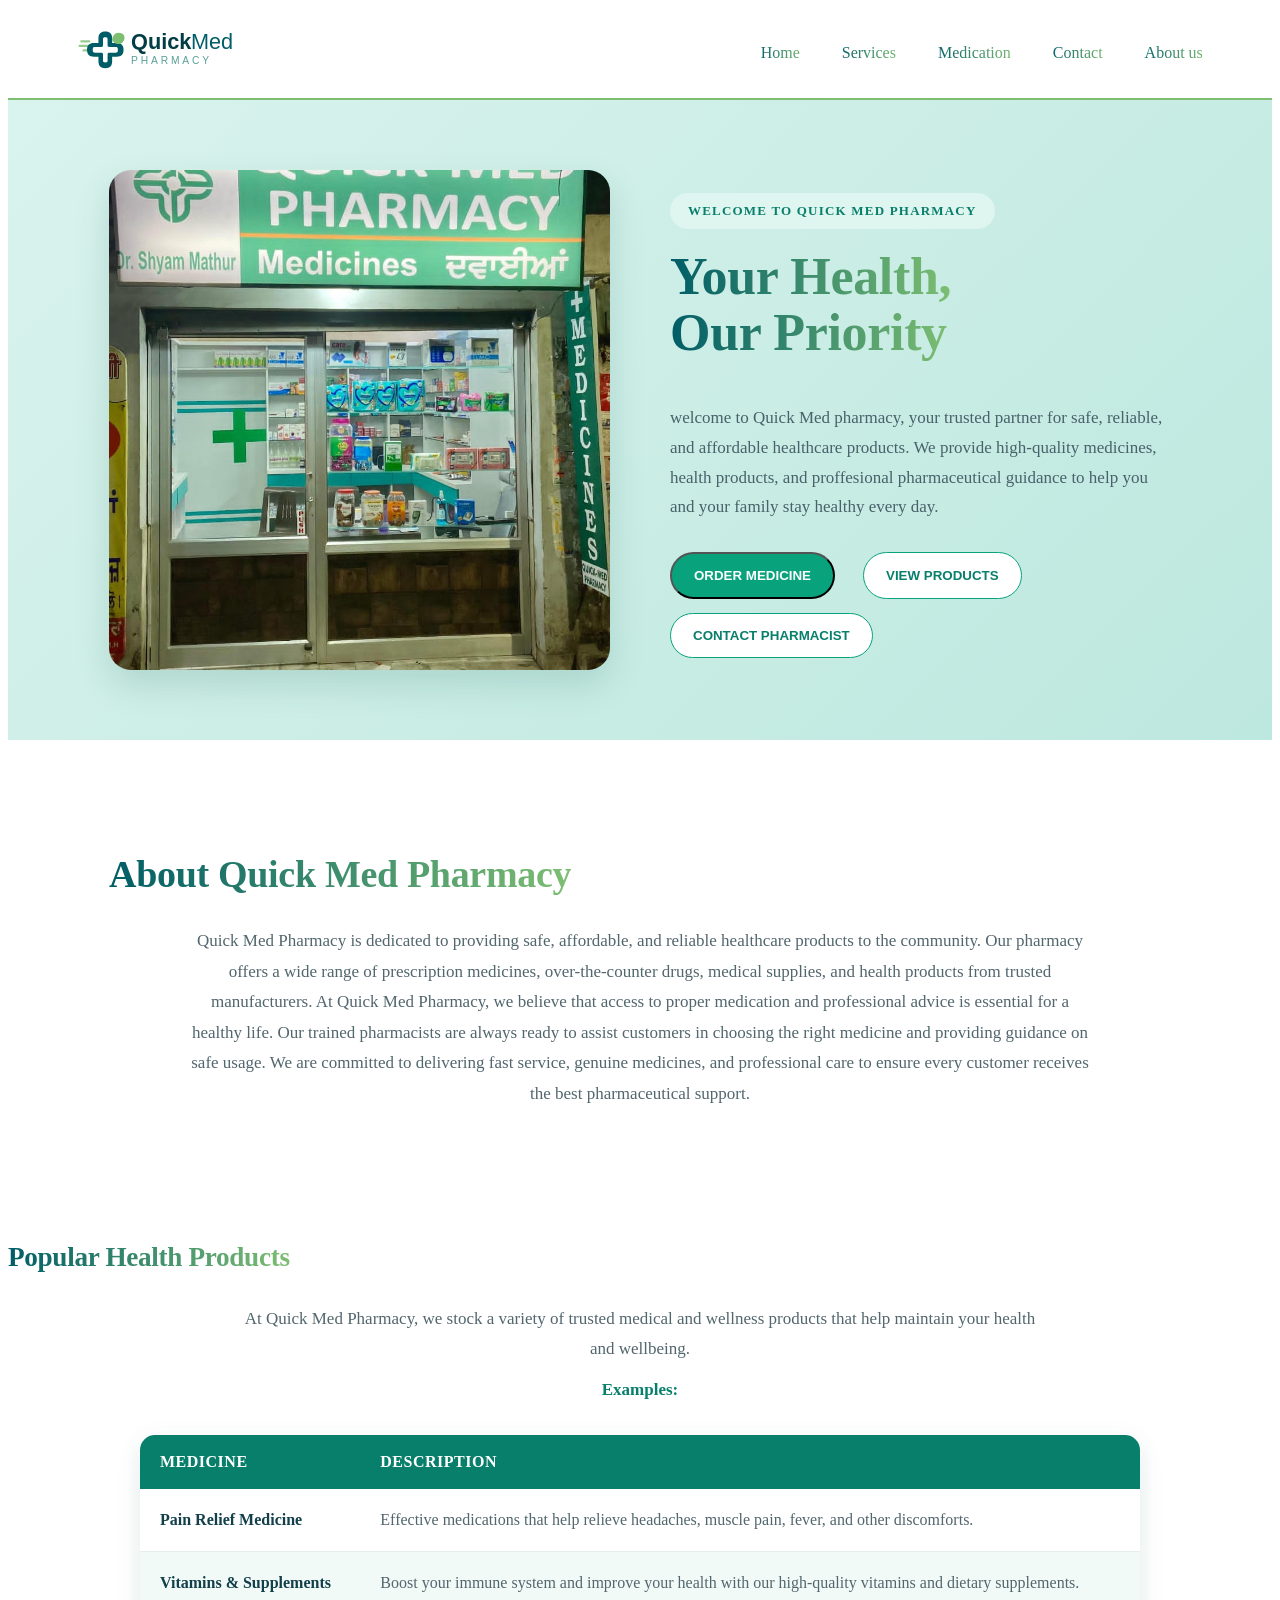
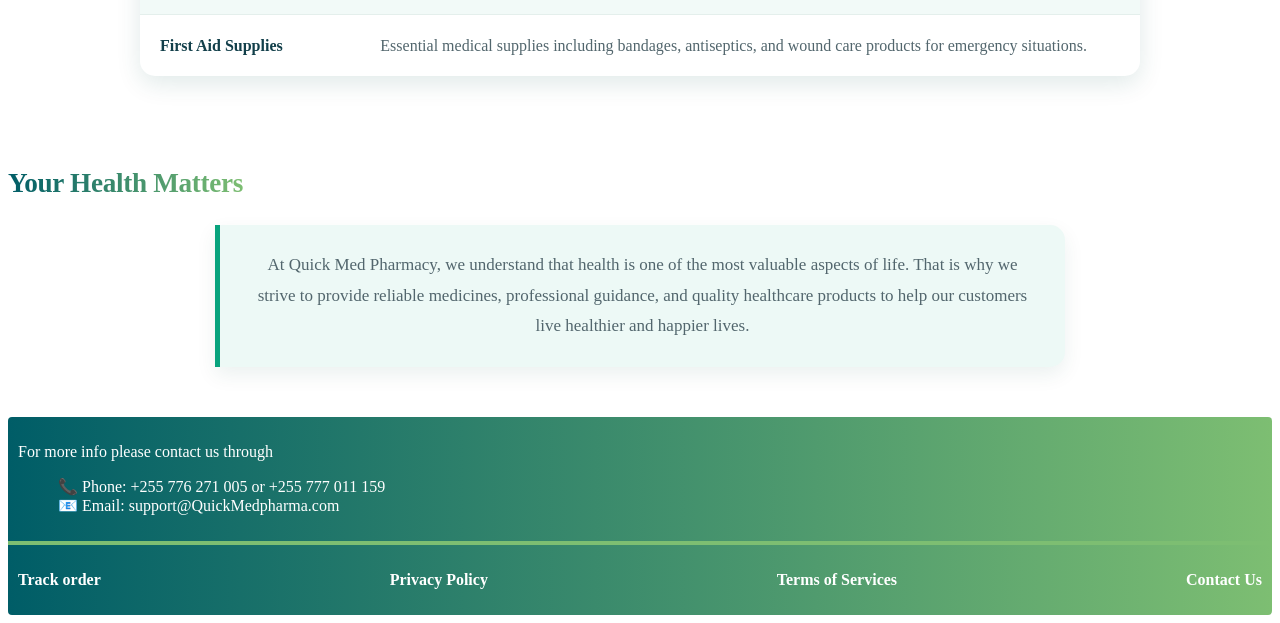
<file: index.html>
<!DOCTYPE html>
<html>
<head>
	<meta charset="utf-8">
	<meta name="viewport" content="width=device-width, initial-scale=1">
	<meta name="Description" content="Online ordering pharmacy from anywhere you are and get delivery for nearby places available anytime and anywhere">
	<meta name="keywords" content="Pharmacy,medical,medicines,hospital">
	<title>Online pharmacy</title>
	<link rel="stylesheet" type="text/css" href="style1.css">
    <link rel="stylesheet" type="text/css" href="style2.css">
</head>
<body>
<div class="navbar">
<nav class="navbar-a">
<div class="navbar-logo">
<svg xmlns="http://www.w3.org/2000/svg" viewBox="0 0 350 80" class="logo-svg">
  <path d="M15,40 L35,40 M18,32 L32,32 M22,48 L28,48" stroke="#7DBE72" stroke-width="4" stroke-linecap="round" opacity="0.8"/>
  
  <path d="M60,15 C52,15 48,19 48,27 L48,35 L40,35 C32,35 28,39 28,47 C28,55 32,59 40,59 L48,59 L48,67 C48,75 52,79 60,79 C68,79 72,75 72,67 L72,59 L80,59 C88,59 92,55 92,47 C92,39 88,35 80,35 L72,35 L72,27 C72,19 68,15 60,15 Z M60,25 C63,25 64,26 64,28 L64,39 C64,41 65,42 67,42 L78,42 C81,42 82,43 82,47 C82,51 81,52 78,52 L67,52 C65,52 64,53 64,55 L64,66 C64,68 63,69 60,69 C57,69 56,68 56,66 L56,55 C56,53 55,52 53,52 L42,52 C39,52 38,51 38,47 C38,43 39,42 42,42 L53,42 C55,42 56,41 56,39 L56,28 C56,26 57,25 60,25 Z" fill="#005D67"/>
  
  <path d="M72,30 C72,21 80,13 90,19 C95,22 95,30 90,34 C86,38 78,39 72,30 Z" fill="#7DBE72"/>
  
  <text x="105" y="45" font-family="Arial, sans-serif" font-size="38" font-weight="bold" fill="#003D45">Quick</text>
  
  <text x="210" y="45" font-family="Arial, sans-serif" font-size="38" font-weight="normal" fill="#005D67">Med</text>
  
  <text x="105" y="72" font-family="Arial, sans-serif" font-size="18" fill="#58A096" style="letter-spacing:5px">PHARMACY</text>
</svg>
</div>
    <ul class="nav-link">
	<li><a href="Home.html">Home</a></li>
	<li><a href="services.html">Services</a></li>
	<li><a href="medication.html">Medication</a></li>
	<li><a href="contact.html">Contact</a></li>
	<li><a href="about.html">About us</a></li>
    </ul>
</div>
</nav>
</div>
</div>
<section class="hero">
<div class="hero-image">
<img src="home.jpg" class="head-img" alt="image not found">
</div>
<div class="hero-content">
<h1 class="welcome"><span >WELCOME TO QUICK MED PHARMACY</span></h1>
<h2>Your Health,<br><span>Our Priority</span></h2>
<p>welcome to Quick Med pharmacy, your trusted partner for safe, reliable, and affordable healthcare products. We provide high-quality medicines, health products, and proffesional pharmaceutical guidance to help you and your family stay healthy every day.</p>
<div class="hero-buttons">
<button type="submit" class="btn primary">ORDER MEDICINE</button><br>
<button type="submit" class="btn secondary">VIEW PRODUCTS</button><br>
<button type="submit" class="btn secondary">CONTACT PHARMACIST</button><br>
</div>
</div>
</section>
<section class="about-section">
<h2>About Quick Med Pharmacy</h2>
<p>Quick Med Pharmacy is dedicated to providing safe, affordable, and reliable healthcare products to the community. Our pharmacy offers a wide range of prescription medicines, over-the-counter drugs, medical supplies, and health products from trusted manufacturers.
At Quick Med Pharmacy, we believe that access to proper medication and professional advice is essential for a healthy life. Our trained pharmacists are always ready to assist customers in choosing the right medicine and providing guidance on safe usage.
We are committed to delivering fast service, genuine medicines, and professional care to ensure every customer receives the best pharmaceutical support.</p>
</section>
<div class="products">
<h2>Popular Health Products</h2>
<p class="products-intro">
    At Quick Med Pharmacy, we stock a variety of trusted medical and wellness
    products that help maintain your health and wellbeing.
    <span>Examples:</span>
</p>
<table>
	<thead>
	<tr>
		<th>MEDICINE</th>
		<th>DESCRIPTION</th>
	</tr>
</thead>
<tbody>
	<tr>
		<td>Pain Relief Medicine</td>
		<td>Effective medications that help relieve headaches, muscle pain, fever, and other discomforts.</td>
	</tr>
	<tr>
		<td>Vitamins & Supplements</td>
		<td>Boost your immune system and improve your health with our high-quality vitamins and dietary supplements.</td>
	</tr>
	<tr>
		<td>First Aid Supplies</td>
		<td>Essential medical supplies including bandages, antiseptics, and wound care products for emergency situations.</td>
	</tr>
</tbody>
</table>
</div>
<h3>Your Health Matters</h3>
<p class="health-matters-text">
    At Quick Med Pharmacy, we understand that health is one of the most
    valuable aspects of life. That is why we strive to provide reliable
    medicines, professional guidance, and quality healthcare products to
    help our customers live healthier and happier lives.
</p>
 <footer>
    	<div class="footer-pp">
    	<p>For more info please contact us through</p>
    	<ul>
    		<li>📞 Phone: +255 776 271 005 or +255 777 011 159</li>
    		<li>📧 Email: support@QuickMedpharma.com</li>
    	</ul>
        </div>
    	<div class="footer-p">
    	<p><a href="order.html">Track order </a><a href="privacypolicy.html"> Privacy Policy </a><a href="terms.html"> Terms of Services </a><a href="contact.html"> Contact Us </a></p>
    </div>
    </footer>
</body>
</html>
</file>
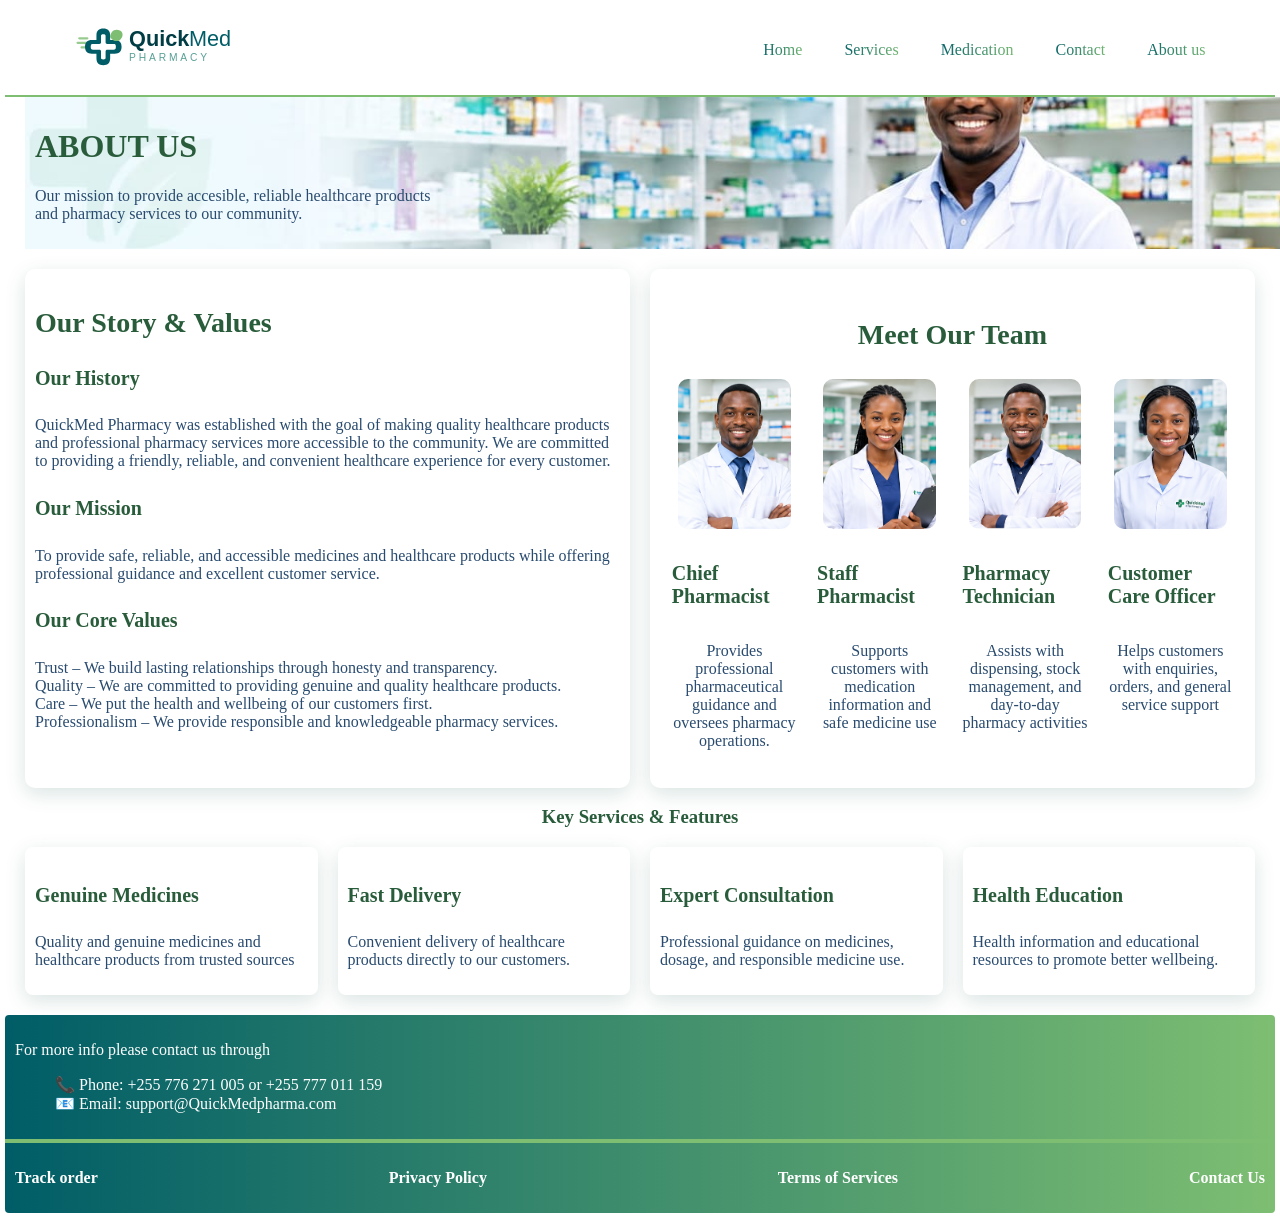
<file: about.html>
<!DOCTYPE html>
<html>
<head>
		<meta charset="utf-8">
	<meta name="viewport" content="width=device-width, initial-scale=1">
	<meta name="Description" content="Online ordering pharmacy from anywhere you are and get delivery for nearby places available anytime and anywhere">
	<meta name="keywords" content="Pharmacy,medical,medicines,hospital">
	<title>Online pharmacy</title>
	<link rel="stylesheet" type="text/css" href="style1.css">
	<link rel="stylesheet" type="text/css" href="about.css">
</head>
<body>
<div class="navbar">
<nav class="navbar-a">
<div class="navbar-logo">
<svg xmlns="http://www.w3.org/2000/svg" viewBox="0 0 350 80" class="logo-svg">
  <path d="M15,40 L35,40 M18,32 L32,32 M22,48 L28,48" stroke="#7DBE72" stroke-width="4" stroke-linecap="round" opacity="0.8"/>
  <path d="M60,15 C52,15 48,19 48,27 L48,35 L40,35 C32,35 28,39 28,47 C28,55 32,59 40,59 L48,59 L48,67 C48,75 52,79 60,79 C68,79 72,75 72,67 L72,59 L80,59 C88,59 92,55 92,47 C92,39 88,35 80,35 L72,35 L72,27 C72,19 68,15 60,15 Z M60,25 C63,25 64,26 64,28 L64,39 C64,41 65,42 67,42 L78,42 C81,42 82,43 82,47 C82,51 81,52 78,52 L67,52 C65,52 64,53 64,55 L64,66 C64,68 63,69 60,69 C57,69 56,68 56,66 L56,55 C56,53 55,52 53,52 L42,52 C39,52 38,51 38,47 C38,43 39,42 42,42 L53,42 C55,42 56,41 56,39 L56,28 C56,26 57,25 60,25 Z" fill="#005D67"/>
  
  <path d="M72,30 C72,21 80,13 90,19 C95,22 95,30 90,34 C86,38 78,39 72,30 Z" fill="#7DBE72"/>
  
  <text x="105" y="45" font-family="Arial, sans-serif" font-size="38" font-weight="bold" fill="#003D45">Quick</text>
  
  <text x="210" y="45" font-family="Arial, sans-serif" font-size="38" font-weight="normal" fill="#005D67">Med</text>
  
  <text x="105" y="72" font-family="Arial, sans-serif" font-size="18" fill="#58A096" style="letter-spacing:5px">PHARMACY</text>
</svg>
</div>
    <ul class="nav-link">
	<li><a href="index.html">Home</a></li>
	<li><a href="services.html">Services</a></li>
	<li><a href="medication.html">Medication</a></li>
	<li><a href="contact.html">Contact</a></li>
	<li><a href="about.html">About us</a></li>
    </ul>
</div>
</nav>
<div class="top">
<h1>ABOUT US</h1>
<P>Our mission to provide accesible, reliable healthcare products<br>and pharmacy services to our community.</P>
</div>
<div class="middle">
<div class="left">
<h3>Our Story & Values</h3>
<h4>Our History</h4>
<p>QuickMed Pharmacy was established with the goal of making quality healthcare products and professional pharmacy services more accessible to the community. We are committed to providing a friendly, reliable, and convenient healthcare experience for every customer.</p>
<h4>Our Mission</h4>
<p>To provide safe, reliable, and accessible medicines and healthcare products while offering professional guidance and excellent customer service.</p>
<h4>Our Core Values</h4>
<p>Trust – We build lasting relationships through honesty and transparency.<br>
Quality – We are committed to providing genuine and quality healthcare products.<br>
Care – We put the health and wellbeing of our customers first.<br>
Professionalism – We provide responsible and knowledgeable pharmacy services.</p>
</div>
<div class="right">
<h3>Meet Our Team</h3>
<div class="left-img">
<div class="team-card">
	<img src="chief.png">
	<h5>Chief Pharmacist</h5>
	<p>Provides professional pharmaceutical guidance and oversees pharmacy operations.</p>
</div>
<div class="team-card">
	<img src="staff.png">
	<h5>Staff Pharmacist</h5>
	<p>Supports customers with medication information and safe medicine use</p>
</div>
<div class="team-card">
	<img src="technician.png">
	<h5>Pharmacy Technician</h5>
	<p>Assists with dispensing, stock management, and day-to-day pharmacy activities</p>
</div>
<div class="team-card">
	<img src="customer.png">
	<h5>Customer Care Officer</h5>
	<p>Helps customers with enquiries, orders, and general service support</p>
</div>
</div>
</div>
</div>
<div class="down">
<h3>Key Services & Features</h3>
<div class="down-content">
<div class="card">
<h4>Genuine Medicines</h4>
<p>Quality and genuine medicines and healthcare products from trusted sources</p>
</div>
<div class="card">
<h4>Fast Delivery</h4>
<p>Convenient delivery of healthcare products directly to our customers.</p>
</div>
<div class="card">
<h4>Expert Consultation</h4>
<p>Professional guidance on medicines, dosage, and responsible medicine use.</p>
</div>
<div class="card">
<h4>Health Education</h4>
<p>Health information and educational resources to promote better wellbeing.</p>
</div>
</div>
</div>
 <footer>
    	<div class="footer-pp">
    	<p>For more info please contact us through</p>
    	<ul>
    		<li>📞 Phone: +255 776 271 005 or +255 777 011 159</li>
    		<li>📧 Email: support@QuickMedpharma.com</li>
    	</ul>
        </div>
    	<div class="footer-p">
    	<p><a href="order.html">Track order </a><a href="privacypolicy.html"> Privacy Policy </a><a href="terms.html"> Terms of Services </a><a href="contact.html"> Contact Us </a></p>
    </div>
    </footer>
</body>
</html>
</file>
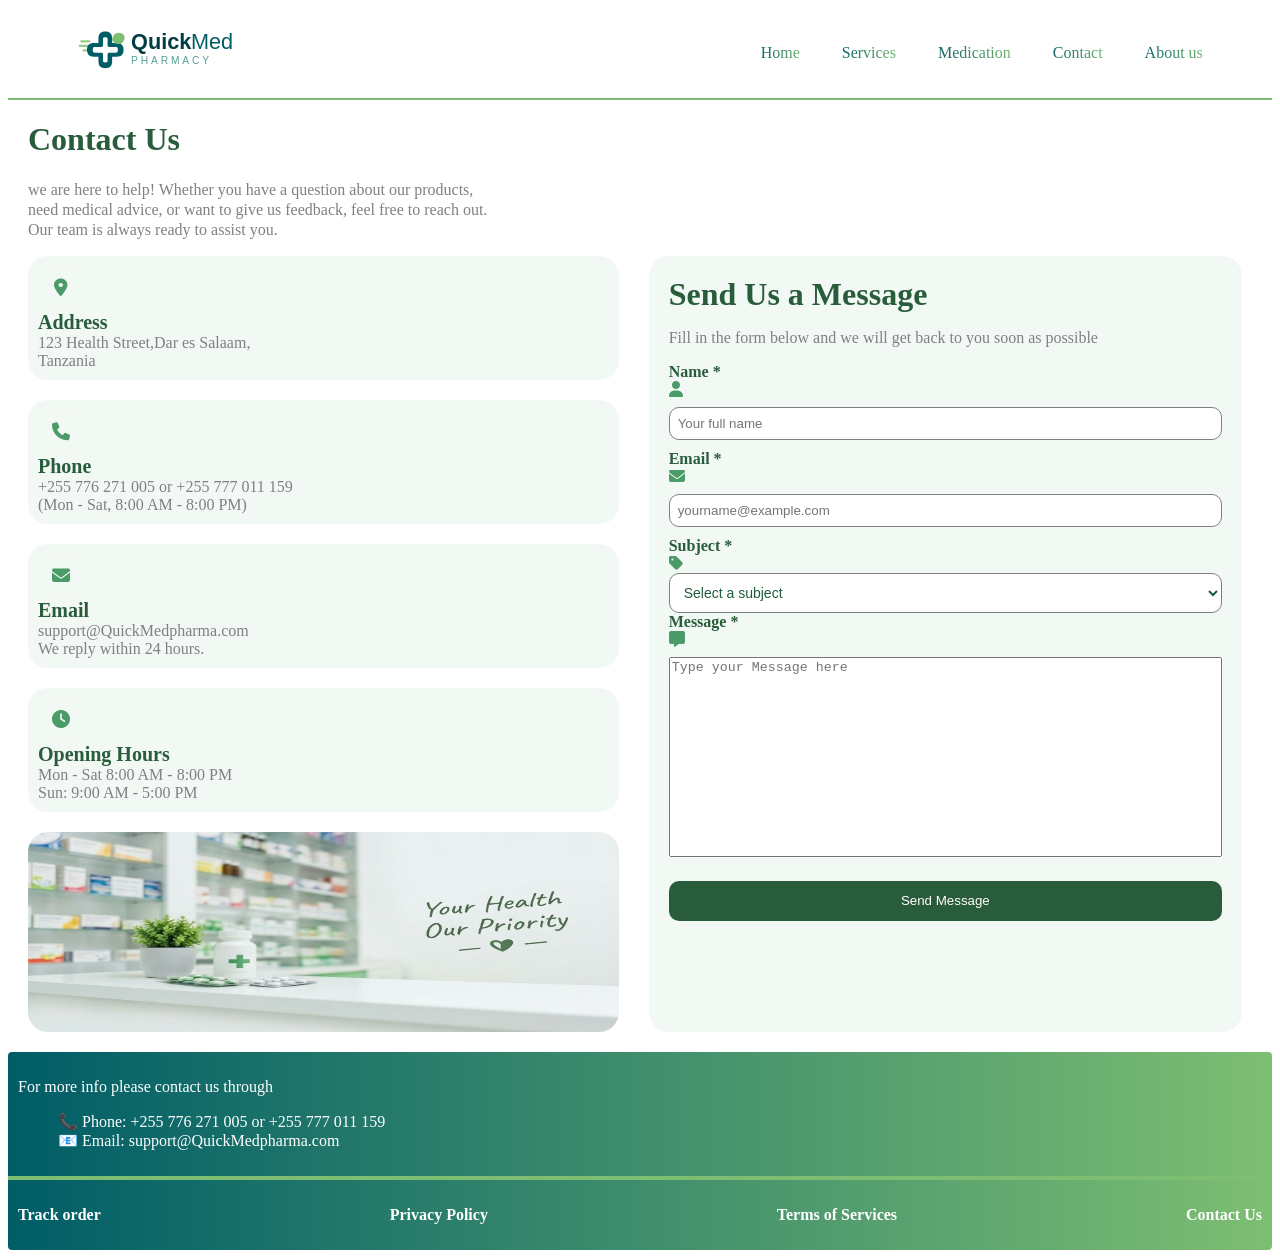
<file: contact.html>
<!DOCTYPE html>
<html>
<head>
	<meta charset="utf-8">
	<meta name="viewport" content="width=device-width, initial-scale=1">
	<meta name="Description" content="Online ordering pharmacy from anywhere you are and get delivery for nearby places available anytime and anywhere">
	<meta name="keywords" content="Pharmacy,medical,medicines,hospital">
	<title>Online pharmacy</title>
	<link rel="stylesheet" type="text/css" href="style1.css">
	<link rel="stylesheet" type="text/css" href="contact.css">
	<link rel="stylesheet"
      href="https://cdnjs.cloudflare.com/ajax/libs/font-awesome/6.5.2/css/all.min.css">
</head>
<body>
<div class="navbar">
<nav class="navbar-a">
<div class="navbar-logo">
<svg xmlns="http://www.w3.org/2000/svg" viewBox="0 0 350 80" class="logo-svg">
  <path d="M15,40 L35,40 M18,32 L32,32 M22,48 L28,48" stroke="#7DBE72" stroke-width="4" stroke-linecap="round" opacity="0.8"/>
  <path d="M60,15 C52,15 48,19 48,27 L48,35 L40,35 C32,35 28,39 28,47 C28,55 32,59 40,59 L48,59 L48,67 C48,75 52,79 60,79 C68,79 72,75 72,67 L72,59 L80,59 C88,59 92,55 92,47 C92,39 88,35 80,35 L72,35 L72,27 C72,19 68,15 60,15 Z M60,25 C63,25 64,26 64,28 L64,39 C64,41 65,42 67,42 L78,42 C81,42 82,43 82,47 C82,51 81,52 78,52 L67,52 C65,52 64,53 64,55 L64,66 C64,68 63,69 60,69 C57,69 56,68 56,66 L56,55 C56,53 55,52 53,52 L42,52 C39,52 38,51 38,47 C38,43 39,42 42,42 L53,42 C55,42 56,41 56,39 L56,28 C56,26 57,25 60,25 Z" fill="#005D67"/>
  
  <path d="M72,30 C72,21 80,13 90,19 C95,22 95,30 90,34 C86,38 78,39 72,30 Z" fill="#7DBE72"/>
  
  <text x="105" y="45" font-family="Arial, sans-serif" font-size="38" font-weight="bold" fill="#003D45">Quick</text>
  
  <text x="210" y="45" font-family="Arial, sans-serif" font-size="38" font-weight="normal" fill="#005D67">Med</text>
  
  <text x="105" y="72" font-family="Arial, sans-serif" font-size="18" fill="#58A096" style="letter-spacing:5px">PHARMACY</text>
</svg>
</div>
    <ul class="nav-link">
	<li><a href="index.html">Home</a></li>
	<li><a href="services.html">Services</a></li>
	<li><a href="medication.html">Medication</a></li>
	<li><a href="contact.html">Contact</a></li>
	<li><a href="about.html">About us</a></li>
    </ul>
</div>
</nav>
<h1>Contact Us</h1>
<p class="top-p">we are here to help! Whether you have a question about our products,<br>need medical advice, or want to give us feedback, feel free to reach out.<br>Our team is always ready to assist you.</p>
<div class="contact_detail">
	<div class="right_cards">
	<div class="card_contact">
		 <i class="fas fa-map-marker-alt"></i>
		<h3>Address</h3>
		<p>123 Health Street,Dar es Salaam,<br>Tanzania</p>
	</div>
	<div class="card_contact">
		  <i class="fas fa-phone"></i>
		<h3>Phone</h3>
		<p>+255 776 271 005 or +255 777 011 159<br>(Mon - Sat, 8:00 AM - 8:00 PM)</p>
	</div>
	<div class="card_contact">
		<i class="fas fa-envelope"></i>
		<h3>Email</h3>
		<p>support@QuickMedpharma.com<br>We reply within 24 hours.</p>
	</div>
	<div class="card_contact">
		<i class="fas fa-clock"></i>
		<h3>Opening Hours</h3>
		<p>Mon - Sat 8:00 AM - 8:00 PM<br>Sun: 9:00 AM - 5:00 PM</p>
	</div>
	<img src="contact.jpg" alt="Image Not found">
    </div>
    <div class="left_card">
    	<h1>Send Us a Message</h1>
    	<p>Fill in the form below and we will get back to you soon as possible</p>
    	<form>
    		<label>Name *</label><br>
    		 <i class="fa-solid fa-user"></i>
    		<input type="Text" required placeholder="Your full name"><br>
    		<label>Email *</label><br>
    		<i class="fa-solid fa-envelope"></i>
    		<input type="Text" required placeholder="yourname@example.com"><br>
    		<label>Subject *</label><br>
    		<i class="fa-solid fa-tag"></i>
<select id="subject" name="subject" required>
    <option value="" disabled selected>Select a subject</option>
    <option value="general">General Inquiry</option>
    <option value="medication">Medication Information</option>
    <option value="prescription">Prescription Inquiry</option>
    <option value="feedback">Feedback</option>
    <option value="complaint">Complaint</option>
    <option value="other">Other</option>
</select><br>
    		<label>Message *</label><br>
    		 <i class="fa-solid fa-message"></i>
    		<textarea placeholder="Type your Message here"></textarea><br>
    		<button type="submit">Send Message</button>
    	</form>
</div>
</div>
 <footer>
    	<div class="footer-pp">
    	<p>For more info please contact us through</p>
    	<ul>
    		<li>📞 Phone: +255 776 271 005 or +255 777 011 159</li>
    		<li>📧 Email: support@QuickMedpharma.com</li>
    	</ul>
        </div>
    	<div class="footer-p">
    	<p><a href="order.html">Track order </a><a href="privacypolicy.html"> Privacy Policy </a><a href="terms.html"> Terms of Services </a><a href="contact.html"> Contact Us </a></p>
    </div>
    </footer>
</body>
</html>
</file>
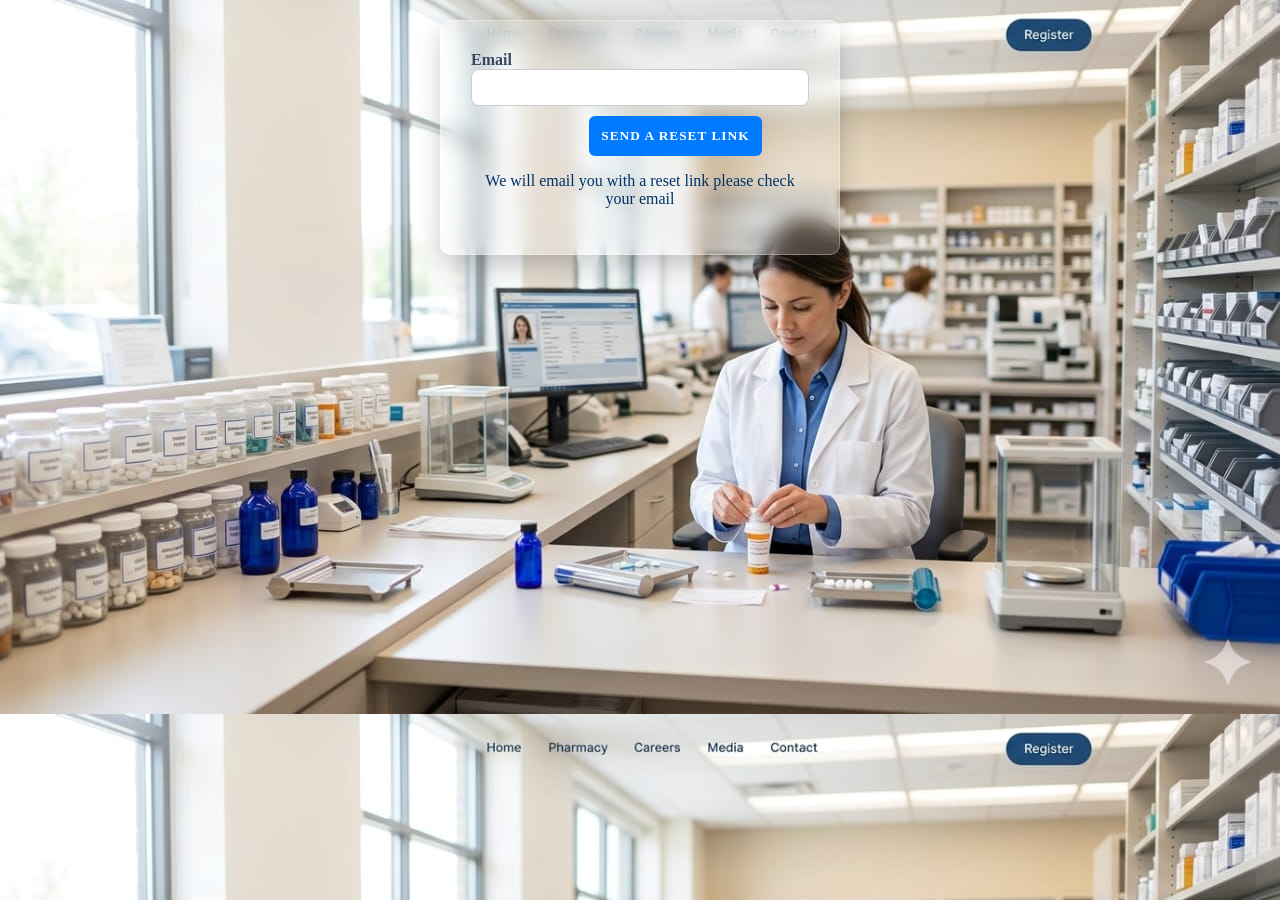
<file: forgotpassword.html>
<!DOCTYPE html>
<html>
<head>
	<meta charset="utf-8">
	<meta name="viewport" content="width=device-width, initial-scale=1">
	<title>QUickmed pharmacy</title>
	<link rel="stylesheet" type="text/css" href="style.css">	
</head>
<body>
<form>
<label>Email</label><br>
<input type="email" required><br>
<button type="submit"> Send a Reset link</button>
<p>We will email you with a reset link please check your email</p>
</form>
</body>
</html>
</file>
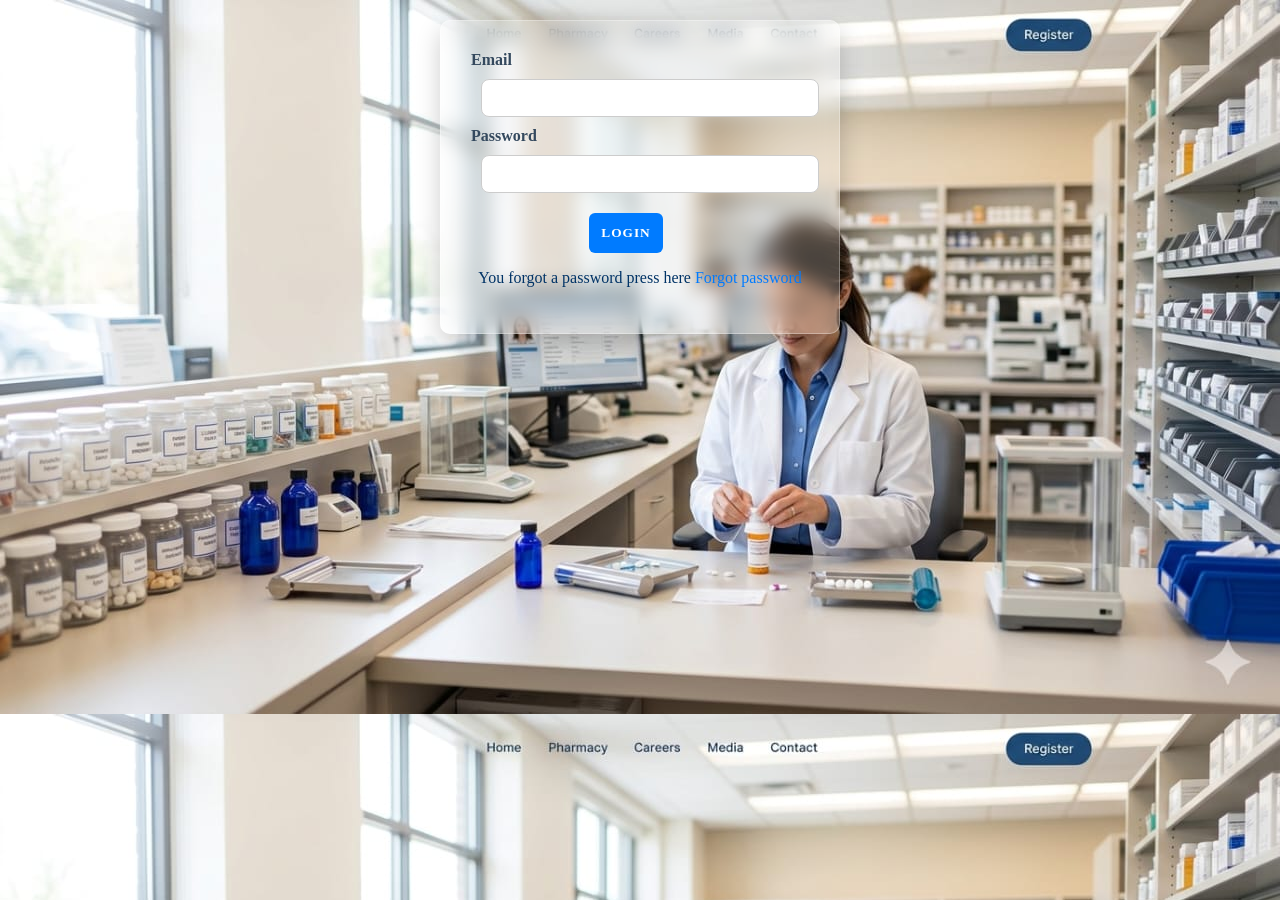
<file: login.html>
<!DOCTYPE html>
<html>
<head>
	<meta charset="utf-8">
	<meta name="viewport" content="width=device-width, initial-scale=1">
	<title>Quickmed pharmacy</title>
	<link rel="stylesheet" type="text/css" href="style.css">
	<style>
		form{
			height:100%;
		}
	</style>
</head>
<body>
<form>
<label>Email</label>
<input type="email" required class="bar"><br>
<label>Password</label>
<input type ="password" required class="bar"><br>
<button type="submit">Login</button>
<p>You forgot a password press here <a href="forgotpassword.hmtl">Forgot password</a></p>
</form>
</body>
</html>
</file>
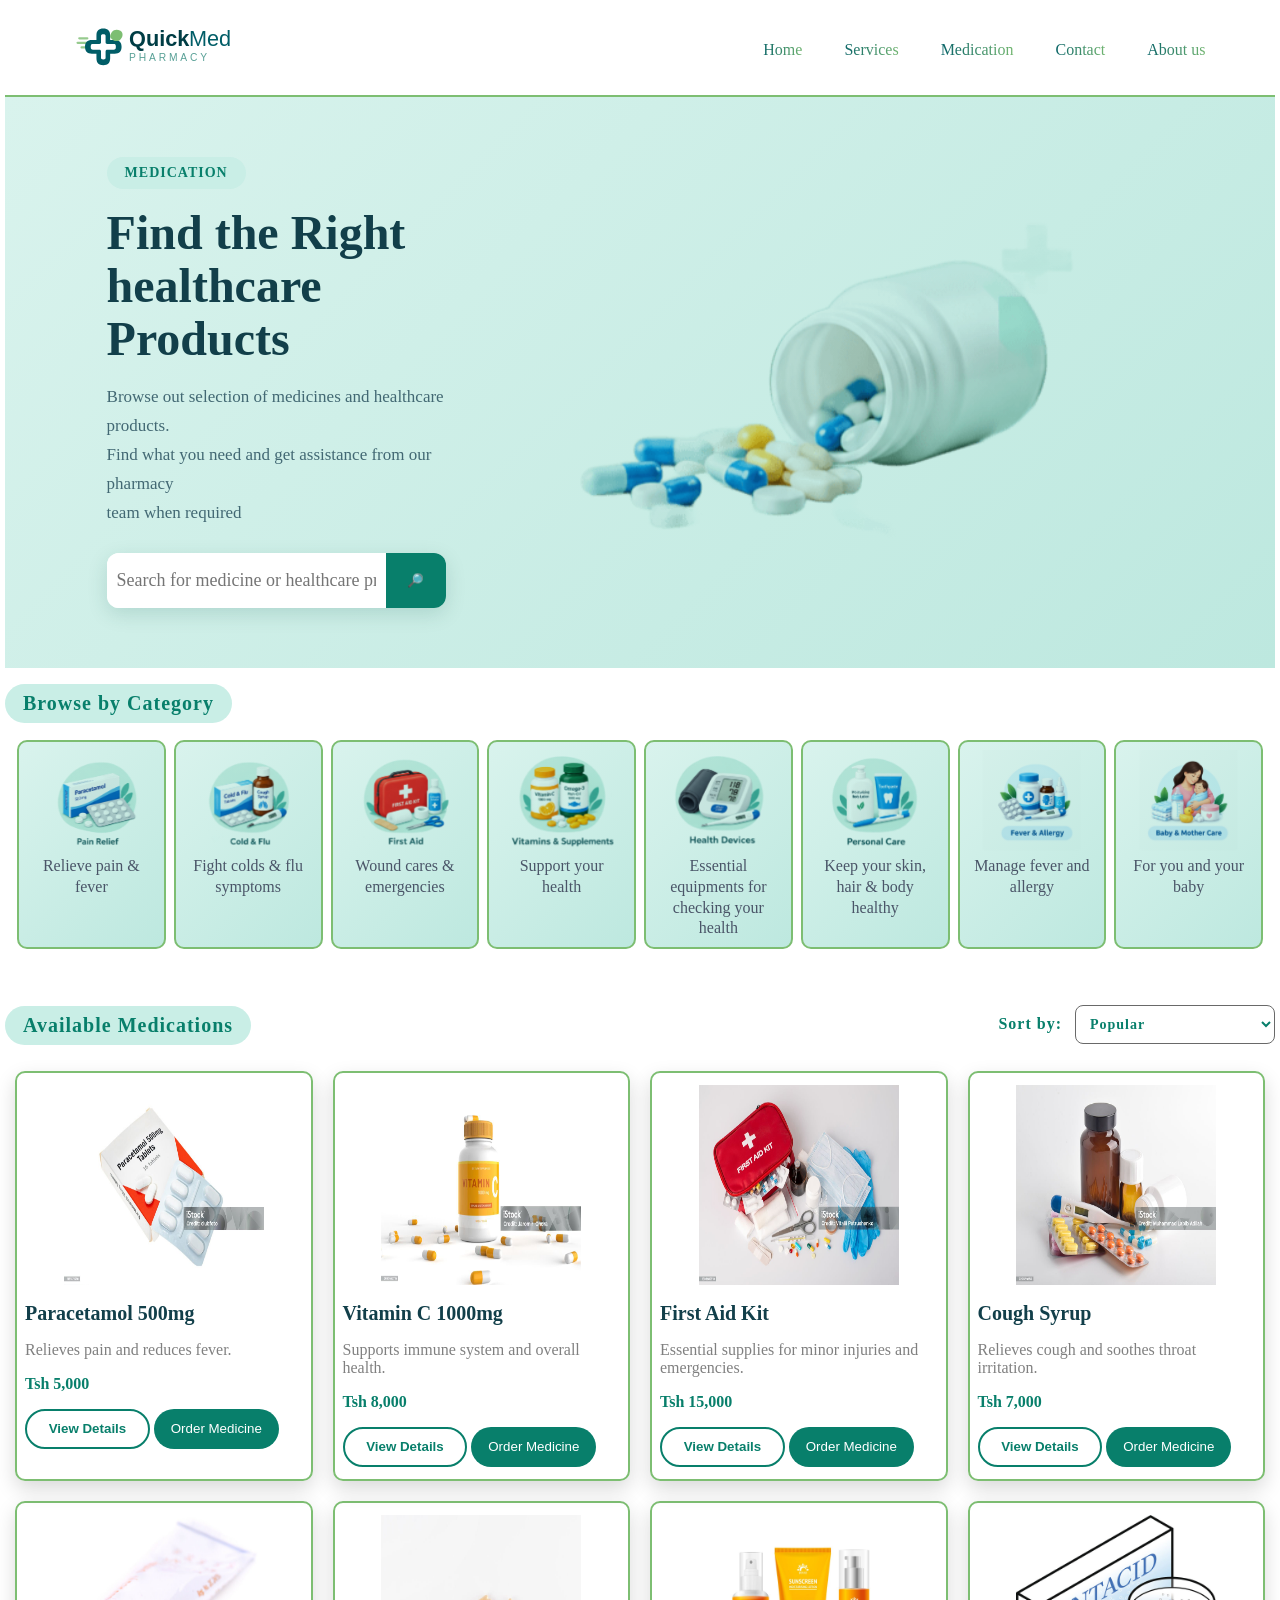
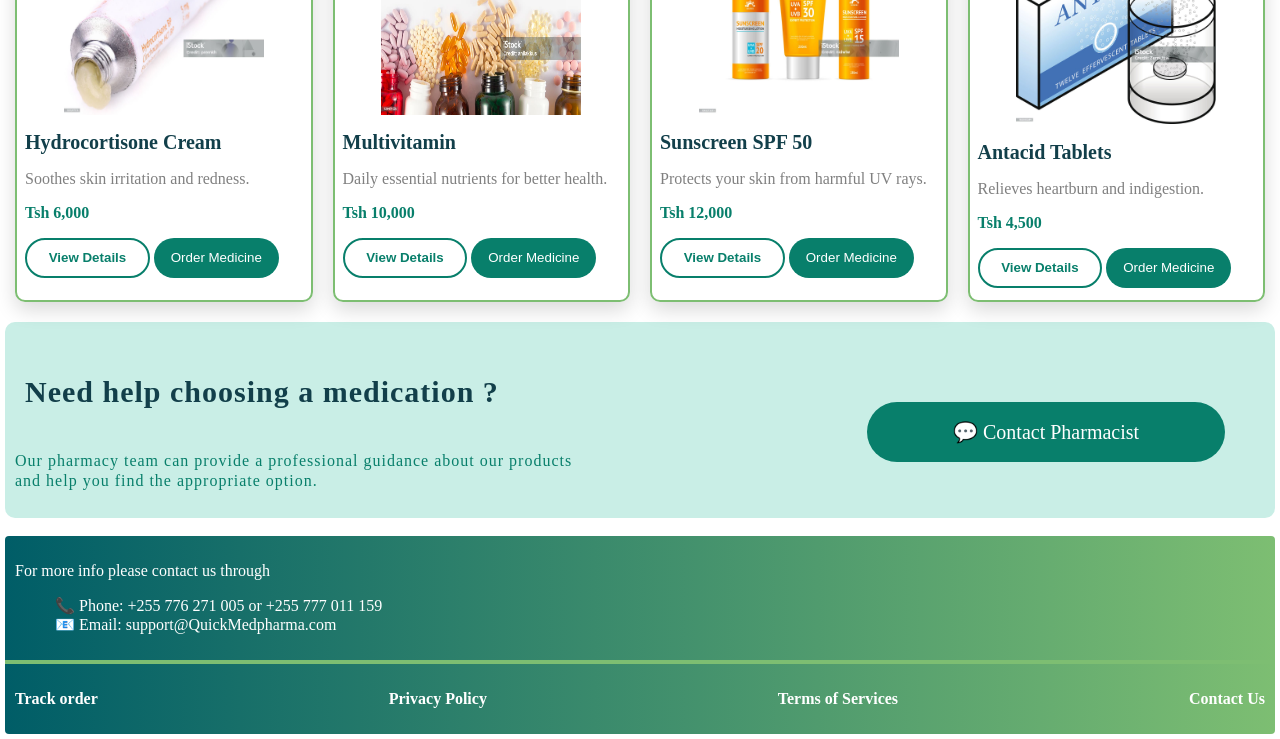
<file: medication.html>
<!DOCTYPE html>
<html>
<head>
	<meta charset="utf-8">
	<meta name="viewport" content="width=device-width, initial-scale=1">
	<meta name="Description" content="Online ordering pharmacy from anywhere you are and get delivery for nearby places available anytime and anywhere">
	<meta name="keywords" content="Pharmacy,medical,medicines,hospital">
	<title>Online pharmacy</title>
	<link rel="stylesheet" type="text/css" href="style1.css">
	<link rel="stylesheet" type="text/css" href="style4.css">
</head>
<body>
<div class="navbar">
<nav class="navbar-a">
<div class="navbar-logo">
<svg xmlns="http://www.w3.org/2000/svg" viewBox="0 0 350 80" class="logo-svg">
  <path d="M15,40 L35,40 M18,32 L32,32 M22,48 L28,48" stroke="#7DBE72" stroke-width="4" stroke-linecap="round" opacity="0.8"/>
  <path d="M60,15 C52,15 48,19 48,27 L48,35 L40,35 C32,35 28,39 28,47 C28,55 32,59 40,59 L48,59 L48,67 C48,75 52,79 60,79 C68,79 72,75 72,67 L72,59 L80,59 C88,59 92,55 92,47 C92,39 88,35 80,35 L72,35 L72,27 C72,19 68,15 60,15 Z M60,25 C63,25 64,26 64,28 L64,39 C64,41 65,42 67,42 L78,42 C81,42 82,43 82,47 C82,51 81,52 78,52 L67,52 C65,52 64,53 64,55 L64,66 C64,68 63,69 60,69 C57,69 56,68 56,66 L56,55 C56,53 55,52 53,52 L42,52 C39,52 38,51 38,47 C38,43 39,42 42,42 L53,42 C55,42 56,41 56,39 L56,28 C56,26 57,25 60,25 Z" fill="#005D67"/>
  
  <path d="M72,30 C72,21 80,13 90,19 C95,22 95,30 90,34 C86,38 78,39 72,30 Z" fill="#7DBE72"/>
  
  <text x="105" y="45" font-family="Arial, sans-serif" font-size="38" font-weight="bold" fill="#003D45">Quick</text>
  
  <text x="210" y="45" font-family="Arial, sans-serif" font-size="38" font-weight="normal" fill="#005D67">Med</text>
  
  <text x="105" y="72" font-family="Arial, sans-serif" font-size="18" fill="#58A096" style="letter-spacing:5px">PHARMACY</text>
</svg>
</div>
    <ul class="nav-link">
	<li><a href="index.html">Home</a></li>
	<li><a href="services.html">Services</a></li>
	<li><a href="medication.html">Medication</a></li>
	<li><a href="contact.html">Contact</a></li>
	<li><a href="about.html">About us</a></li>
    </ul>
</div>
</nav>
<section class="hero">
<div class="hero-content">
<div class="medication">
<span>MEDICATION</span>
<h1>Find the Right<br>healthcare Products</h1>
<p>Browse out selection of medicines and healthcare products.<br>Find what you need and get assistance from our pharmacy<br> team when required</p>
<div class="search-box">
<input type="text" placeholder="Search for medicine or healthcare product...">
<button type="submit">🔎</button>
</div>	
</div>
</div>
<div class="hero-img">
	<img src="hero_image.png" alt="medicines and healthcare products">
</div>
</section>
<h2>Browse by Category</h2>
<div class="container">
<div class="card">
<img src="pain.png">
<p>Relieve pain & fever</p>
</div>	
<div class="card">
<img src="cold.png">
<p>Fight colds & flu symptoms</p>
</div>	
<div class="card">
<img src="firstaid.png">
<p>Wound cares & emergencies</p>
</div>	
<div class="card">
<img src="vitamin.png">
<p>Support your health</p>
</div>	
<div class="card">
<img src="devices.png">
<p>Essential equipments for checking your health</p>
</div>	
<div class="card">
<img src="personal care.png">
<p>Keep your skin, hair & body healthy</p>
</div>	
<div class="card">
<img src="fever.png">
<p>Manage fever and allergy</p>
</div>	
<div class="card">
<img src="baby.png">
<p>For you and your baby</p>
</div>	
</div>
<div class="top_container">
<div class="card_3">
<h2>Available Medications</h2>
</div>
<div class="card_4">
<p>Sort by: 
<select>
	<option>Popular</option>
	<option>Price: Low to High</option>
	<option>Price: High to Low</option>
	<option>Newest First</option>
</select>
</p>
</div>
</div>
<div class="container_2">
<div class="card_2">
<img src="paracetamol.jpg">
<h4>Paracetamol 500mg</h4>
<p class="description">Relieves pain and reduces fever.</p>
<p id="cost">Tsh 5,000</p>
<button type="submit" class="detail">View Details</button>
<button type="submit" class="order">Order Medicine</button>
</div>
<div class="card_2">
<img src="vitamin.jpg">
<h4>Vitamin C 1000mg</h4>
<p class="description">Supports immune system and overall health.</p>
<p id="cost">Tsh 8,000</p>
<button type="submit"  class="detail">View Details</button>
<button type="submit" class="order">Order Medicine</button>
</div>
<div class="card_2">
<img src="first_aid.jpg">
<h4>First Aid Kit</h4>
<p class="description">Essential supplies for minor injuries and emergencies.</p>
<p id="cost">Tsh 15,000</p>
<button type="submit"  class="detail">View Details</button>
<button type="submit" class="order">Order Medicine</button>
</div>
<div class="card_2">
<img src="coughsyrup.jpg">
<h4>Cough Syrup</h4>
<p class="description">Relieves cough and soothes throat irritation.</p>
<p id="cost">Tsh 7,000</p>
<button type="submit"  class="detail">View Details</button>
<button type="submit" class="order">Order Medicine</button>
</div>
<div class="card_2">
<img src="hydrocotrisone.jpg">
<h4>Hydrocortisone Cream</h4>
<p class="description">Soothes skin irritation and redness.</p>
<p id="cost">Tsh 6,000</p>
<button type="submit"  class="detail">View Details</button>
<button type="submit" class="order">Order Medicine</button>
</div>
<div class="card_2">
<img src="multivitamin.jpg">
<h4>Multivitamin</h4>
<p class="description">Daily essential nutrients for better health.</p>
<p id="cost">Tsh 10,000</p>
<button type="submit" class="detail">View Details</button>
<button type="submit" class="order">Order Medicine</button>
</div>
<div class="card_2">
<img src="sunscreen.jpg">
<h4>Sunscreen SPF 50</h4>
<p class="description">Protects your skin from harmful UV rays.</p>
<p id="cost">Tsh 12,000</p>
<button type="submit"  class="detail">View Details</button>
<button type="submit" class="order">Order Medicine</button>
</div>
<div class="card_2">
<img src="antacid.jpg">
<h4>Antacid Tablets</h4>
<p class="description">Relieves heartburn and indigestion.</p>
<p id="cost">Tsh 4,500</p>
<button type="submit"  class="detail">View Details</button>
<button type="submit" class="order">Order Medicine</button>
</div>
</div>
<div class="help-bar">
	<div class="help-bar-content">
		<h3>Need help choosing a medication ?</h3>
		<p>Our pharmacy team can provide a professional guidance about our products<br>and help you find the appropriate option.</p>
	</div>
	<div class="help-bar-btn">
		<button type="submit">💬 Contact Pharmacist</button>
	</div>
</div>
<br>
    <footer>
    	<div class="footer-pp">
    	<p>For more info please contact us through</p>
    	<ul>
    		<li>📞 Phone: +255 776 271 005 or +255 777 011 159</li>
    		<li>📧 Email: support@QuickMedpharma.com</li>
    	</ul>
        </div>
    	<div class="footer-p">
    	<p><a href="order.html">Track order </a><a href="privacypolicy.html"> Privacy Policy </a><a href="terms.html"> Terms of Services </a><a href="contact.html"> Contact Us </a></p>
    </div>
    </footer>
</body>
</html>
</file>
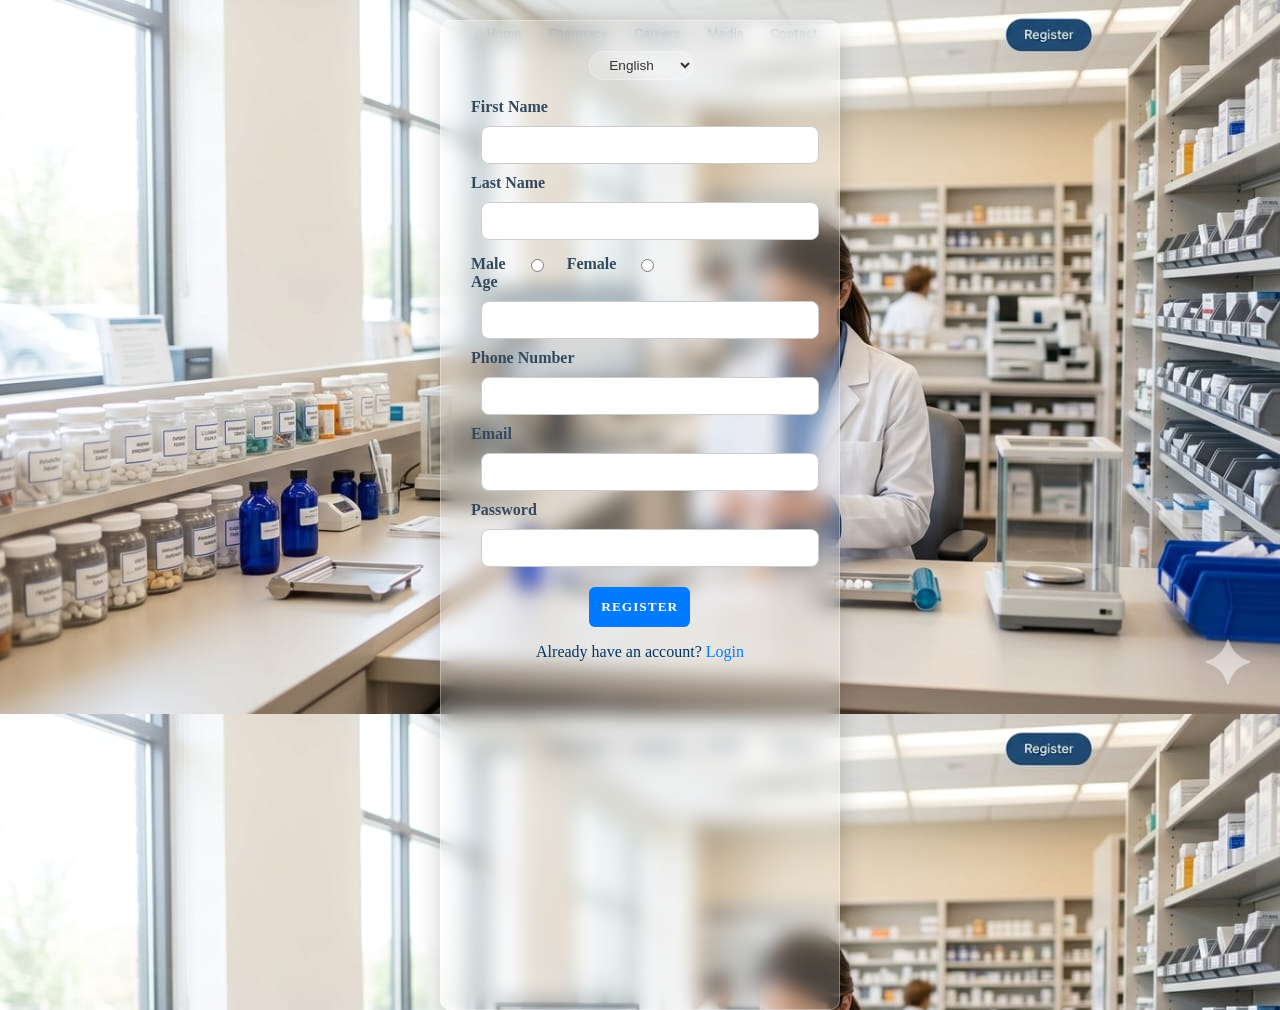
<file: register.html>
<!DOCTYPE html>
<html>
<head>
	<meta charset="utf-8">
	<meta name="viewport" content="width=device-width, initial-scale=1">
	<title>Online pharmacy</title>
	<link rel="stylesheet" type="text/css" href="style.css">
	<style>
		form{
			height: 110vh;
		}
		.reg{
			height:90vh;
		}
		.language-select{
			position: relative;
			left: 35%;
			padding: 5px 15px;
			border-radius: 20px;
			border:1px solid rgba(255, 255, 255, 0.3);
			background: rgba(255, 255, 255, 0.2);
			color:#333;
			cursor:pointer;
			font-size:0.85rem;
			outline: none;
			transition:0.3s;
		}
		.language-select:hover {
			background: rgba(255, 255, 255, 0.4);
		}
		.agebar{
			margin: 10px;
			font-family: Times New Roman;
		}
		.radio-group{
			display: flex;
			align-items: center;
			gap:20px;
			margin-top:5px;
		}
		.radio-group label{
			display: flex;
			align-items: center;
			gap:8px;
			cursor: pointer;
		}
	</style>
</head>
<body>
<div class="reg">
<form>
<div class="language">
<select name="language" class="language-select">
  <option value="en">English</option>
  <option value="es">Spanish</option>
  <option value="fr">French</option>
  <option value="de">German</option>
  <option value="hi">Hindi</option>
  <option value="Arabic">Arabic</option>
  <option value="sw">Kiswahili</option>
</select>
</div>
<br>
	<label>First Name</label>
	<input type="text" required class="bar"><br>
	<label>Last Name</label>
	<input type="text" required class="bar"><br>
	<div class="radio-group">
	<label>Male</label>
	<input type="radio" name="male" required>
	<label>Female</label>
	<input type="radio" name="male" required><br>
  </div>
	<label>Age</label>
	<input type="number" required class="agebar"><br>
	<label>Phone Number</label>
	<input type="Phone" required class="bar"><br>
	<label>Email</label>
	<input type="Email" required class="bar"><br>
	<label>Password</label>
	<input type="password" class="bar"><br>
	<button type="submit" required>REGISTER</button><br>
	<p>Already have an account? <a href="login.html">Login</a></p>
</form>
</div>
</body>
</html>
</file>
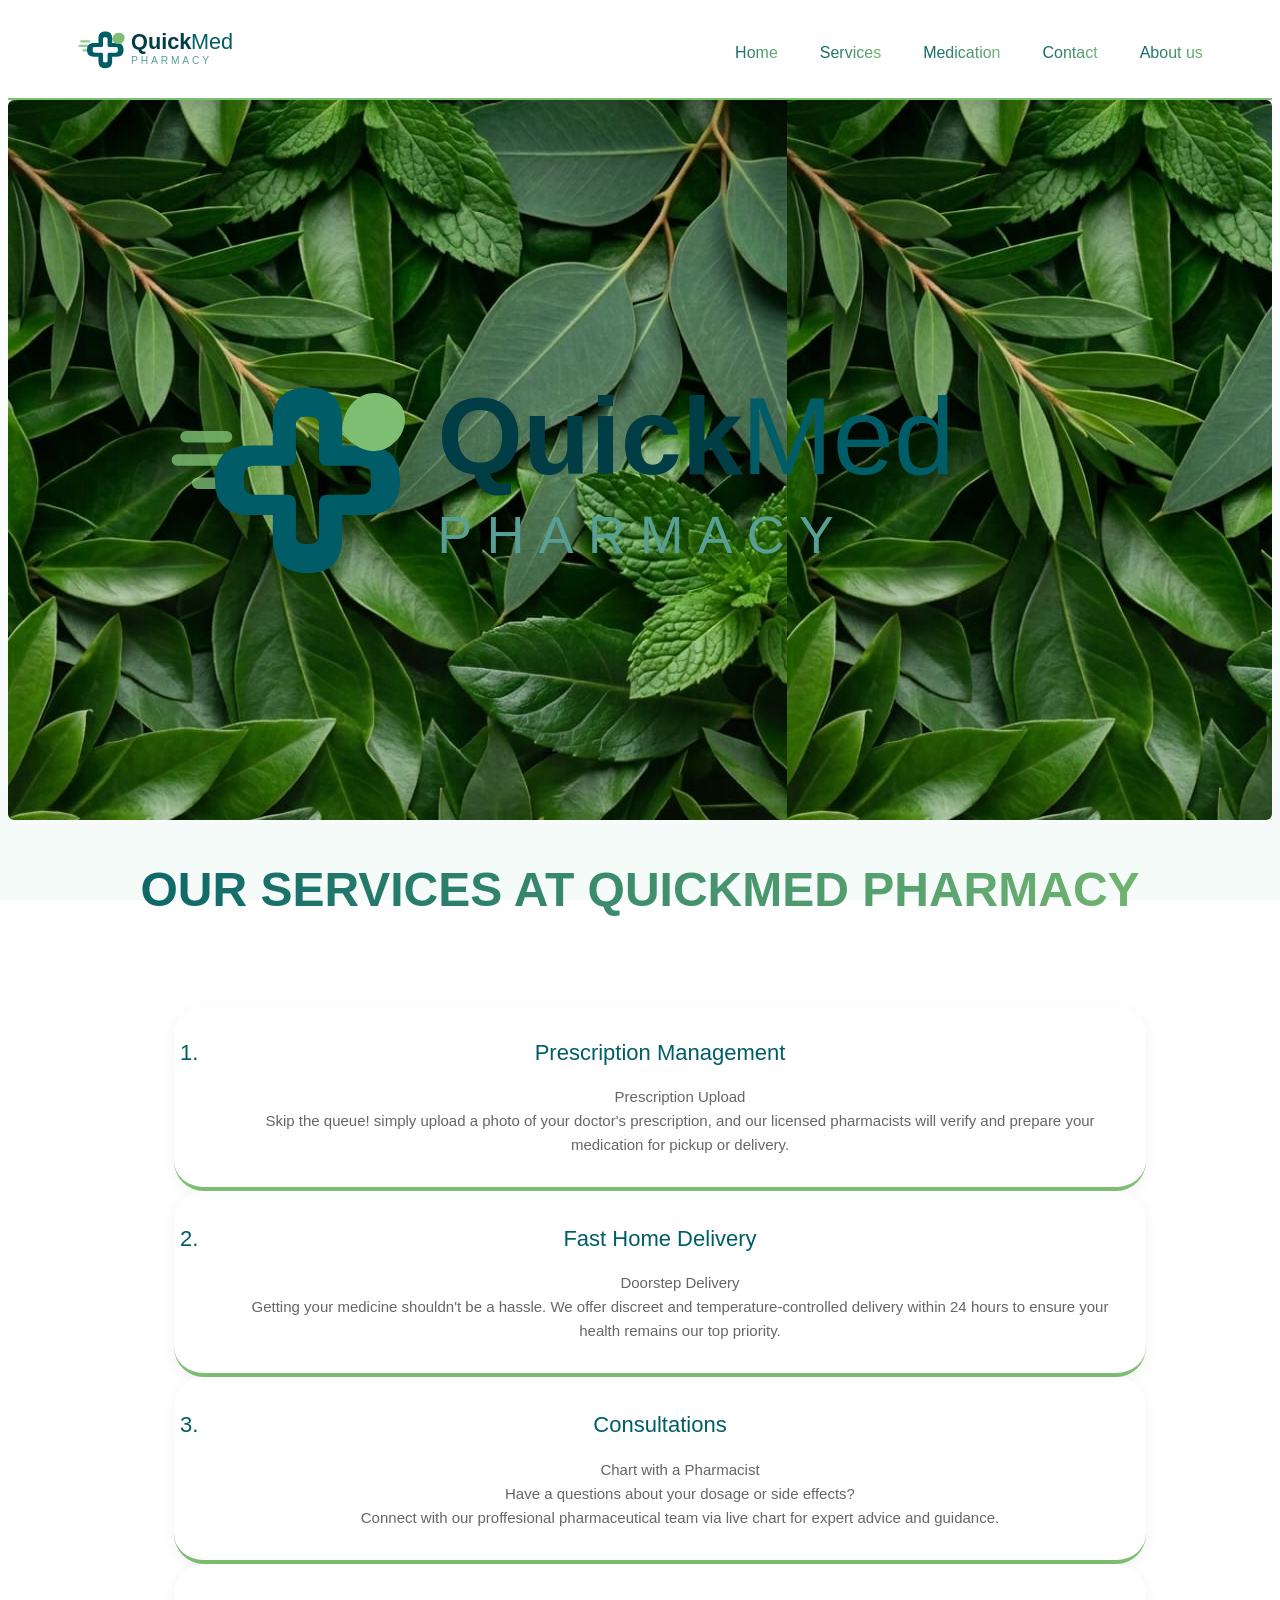
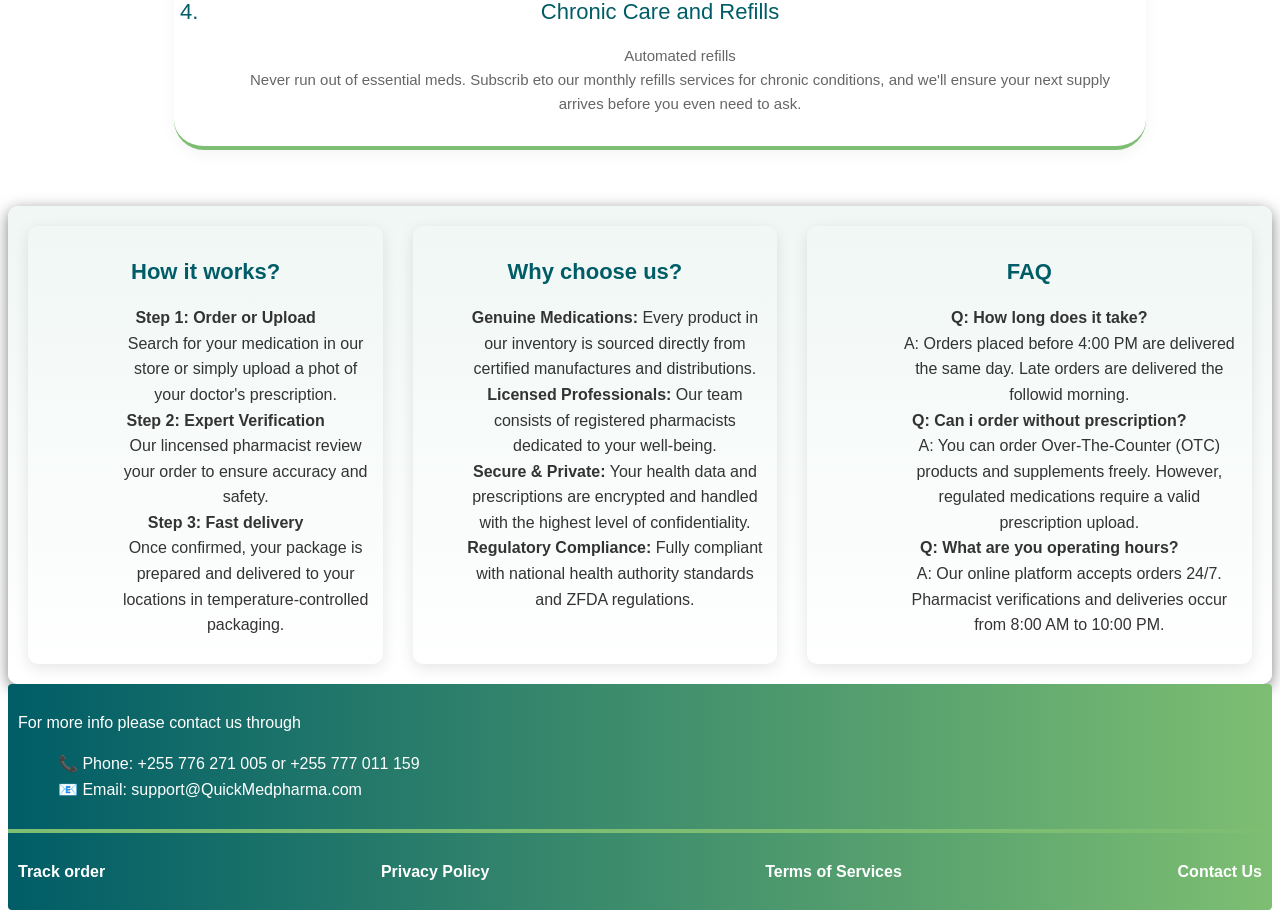
<file: services.html>
<!DOCTYPE html>
<html>
<head>
	<meta charset="utf-8">
	<meta name="viewport" content="width=device-width, initial-scale=1">
	<meta name="Description" content="Online ordering pharmacy from anywhere you are and get delivery for nearby places available anytime and anywhere">
	<meta name="keywords" content="Pharmacy,medical,medicines,hospital">
	<title>Online pharmacy</title>
	<link rel="stylesheet" type="text/css" href="style1.css">
	<link rel="stylesheet" type="text/css" href="style3.css">
</head>
<body>
<div class="navbar">
<nav class="navbar-a">
<div class="navbar-logo">
<svg xmlns="http://www.w3.org/2000/svg" viewBox="0 0 350 80" class="logo-svg">
  <path d="M15,40 L35,40 M18,32 L32,32 M22,48 L28,48" stroke="#7DBE72" stroke-width="4" stroke-linecap="round" opacity="0.8"/>
  
  <path d="M60,15 C52,15 48,19 48,27 L48,35 L40,35 C32,35 28,39 28,47 C28,55 32,59 40,59 L48,59 L48,67 C48,75 52,79 60,79 C68,79 72,75 72,67 L72,59 L80,59 C88,59 92,55 92,47 C92,39 88,35 80,35 L72,35 L72,27 C72,19 68,15 60,15 Z M60,25 C63,25 64,26 64,28 L64,39 C64,41 65,42 67,42 L78,42 C81,42 82,43 82,47 C82,51 81,52 78,52 L67,52 C65,52 64,53 64,55 L64,66 C64,68 63,69 60,69 C57,69 56,68 56,66 L56,55 C56,53 55,52 53,52 L42,52 C39,52 38,51 38,47 C38,43 39,42 42,42 L53,42 C55,42 56,41 56,39 L56,28 C56,26 57,25 60,25 Z" fill="#005D67"/>
  
  <path d="M72,30 C72,21 80,13 90,19 C95,22 95,30 90,34 C86,38 78,39 72,30 Z" fill="#7DBE72"/>
  
  <text x="105" y="45" font-family="Arial, sans-serif" font-size="38" font-weight="bold" fill="#003D45">Quick</text>
  
  <text x="210" y="45" font-family="Arial, sans-serif" font-size="38" font-weight="normal" fill="#005D67">Med</text>
  
  <text x="105" y="72" font-family="Arial, sans-serif" font-size="18" fill="#58A096" style="letter-spacing:5px">PHARMACY</text>
</svg>
</div>
    <ul class="nav-link">
	<li><a href="index.html">Home</a></li>
	<li><a href="services.html">Services</a></li>
	<li><a href="medication.html">Medication</a></li>
	<li><a href="contact.html">Contact</a></li>
	<li><a href="about.html">About us</a></li>
    </ul>
</div>
</nav>
</div>
</div>
<div class="h-img">
<img src="logo.svg" class="head-img">
</div>
<h1>OUR SERVICES AT QUICKMED PHARMACY</h1>
<div class="services-container">
<ol>
	<div class="service-card">
	<li class="h3">Prescription Management</li>
	<ul class="p">
		<li>Prescription Upload</li>
        <li>Skip the queue! simply upload a photo of your doctor's prescription, and our licensed pharmacists will verify and prepare your medication for pickup or delivery.</li>
    </ul>
    </div>
    <div class="service-card">
    <li class="h3">Fast Home Delivery</li>
    <ul class="p">
    	<li>Doorstep Delivery</li>
    	<li>Getting your medicine shouldn't be a hassle. We offer discreet and temperature-controlled delivery within 24 hours to ensure your health remains our top priority.</li>
    </ul>
    </div>
    <div class="service-card">
    <li class="h3">Consultations</li>
    <ul class="p">
    	<li>Chart with a Pharmacist</li>
    	<li>Have a questions about your dosage or side effects?<br>
    	Connect with our proffesional pharmaceutical team via live chart for expert advice and guidance.</li>
    </ul> 
    </div>
    <div class="service-card">
    <li class="h3">Chronic  Care and Refills</li>
    <ul class="p">
    	<li>Automated refills</li>
    	<li>Never run out of essential meds. Subscrib eto our monthly refills services for chronic conditions, and we'll ensure your next supply arrives before you even need to ask.</li>
    </ul> 
   </div>
    </ol> 
</div>
<div class="card">
	<div class="ind-card">
    <h2>How it works?</h2>
    <ul>
    	<li><b>Step 1: Order or Upload</b></li>
    	<ul>
    		<li>Search for your medication in our store or simply upload a phot of your doctor's prescription.</li>
    	</ul>
    	<li><b>Step 2: Expert Verification</b></li>
    	<ul>
    		<li>Our lincensed pharmacist review your order to ensure accuracy and safety.</li>
    	</ul>
    	<li><b>Step 3: Fast delivery</b></li>
    	<ul>
    		<li>Once confirmed, your package is prepared and delivered to your locations in temperature-controlled packaging.</li>
    	</ul>
    </ul>
</div>
<div class="ind-card">
    <h2>Why choose us?</h2>
    <ul>
    	<li><b>Genuine Medications:</b> Every product in our inventory is sourced directly from certified manufactures and distributions.</li>
    	<li><b>Licensed Professionals:</b> Our team consists of registered pharmacists dedicated to your well-being.</li>
    	<li><b>Secure & Private:</b> Your health data and prescriptions are encrypted and handled with the highest level of confidentiality.</li>
    	<li><b>Regulatory Compliance:</b> Fully compliant with national health authority standards and ZFDA regulations.</li>
    </ul>
</div>
<div class="ind-card">
    <h2>FAQ</h2>
    <ul>
    	<li><b>Q: How long does it take?</b></li>
    	<ul>
    		<li>A: Orders placed before 4:00 PM are delivered the same day. Late orders are delivered the followid morning.</li>
    	</ul>
    	<li><b>Q: Can i order without prescription?</b></li>
    	<ul>
    		<li>A: You can order Over-The-Counter (OTC) products and supplements freely. However, regulated medications require a valid prescription upload.</li>
    	</ul>
    	<li><b>Q: What are you operating hours?</b></li>
    	<ul>
    		<li>A: Our online platform accepts orders 24/7. Pharmacist verifications and deliveries occur from 8:00 AM to 10:00 PM.</li>
    	</ul>
    </ul>
   </div>
  </div>
    <footer>
    	<div class="footer-pp">
    	<p>For more info please contact us through</p>
    	<ul>
    		<li>📞 Phone: +255 776 271 005 or +255 777 011 159</li>
    		<li>📧 Email: support@QuickMedpharma.com</li>
    	</ul>
        </div>
    	<div class="footer-p">
    	<p><a href="order.html">Track order </a><a href="privacypolicy.html"> Privacy Policy </a><a href="terms.html"> Terms of Services </a><a href="contact.html"> Contact Us </a></p>
    </div>
    </footer>
</body>
</html>
</file>
<file: style1.css>
/*navigation styling*/
		*{box-sizing: border-box;}
		.navbar-a{
			display:flex;
			justify-content:space-between;
			align-items:center;
			background:white;
			height:90px;
			padding:0 5%;
			flex-wrap:wrap;
		}
		.navbar-logo{
			height:60px;
			display: block;
			width: 200px;
		}
		.nav-link{
			display:flex;
			gap:30px;
			list-style:none;
			padding:0;
			margin:0;
		}
		.navbar{
			position: sticky;
			z-index: 1000;
			top:0;
			width: 100%;
			border-bottom: 2px solid #7DBE72;
		}
		.nav-link a{
			text-decoration:none;
			background:linear-gradient(to right,#005D67,#7DBE72);
			-webkit-background-clip:text;
			-webkit-text-fill-color:transparent;
			padding:8px 6px;
		}
		@media(max-width: 768px){

			.navbar-a{
				padding:0 15px;
			}

			.nav-link{
				gap:12px;
				font-size:14px;
			}

			.navbar-logo{
				width:120px;
			}ss
		}
		/*navigation styling*/
		/** footer styling **/
		footer{
			display: flex;
			flex-direction: column;
			background: linear-gradient(to right, #005D67, #7DBE72);
			border-radius: 4px;
		}
		.footer-pp{
			padding: 10px;
			color: white;
		}
		.footer-p{
			padding: 10px;
			border-top: 4px solid #7DBE72;
		}
		.footer-p p{
			display: flex;
			justify-content: space-between;
			text-align: center;
		}
		.footer-p a{
			text-decoration: none;
			color: white;
			font-weight: bold;
		}
		.footer-p a:hover{
			 color:#2ecc71;
		}
		.footer-pp ul{
			list-style: none;
			cursor: pointer;
		}
			/**footer styling**/
</file>
<file: style2.css>
/*body styling*/
		h2,h3{
			display: inline-block;
			font-size: 1.7rem;
			font-weight: 700;
			color:#0f172a;
			margin-top: 2rem;
			margin-bottom: 1rem;
			position: relative;
			background: linear-gradient(to right, #005D67, #7DBE72);
			-webkit-background-clip:text;
			-webkit-text-fill-color:transparent;
			letter-spacing: -0.02rem;
		}
		/* =========================
   QUICKMED HERO SECTION
========================= */

.hero {
    min-height: 600px;
    padding: 70px 8%;
    display: flex;
    align-items: center;
    gap: 60px;
 background: linear-gradient(135deg, #d9f3ed, #bde8df);
}

/* IMAGE */

.hero-image {
    flex: 1;
}

.hero-image img {
    width: 100%;
    height: 500px;
    object-fit: cover;
    border-radius: 22px;
    display: block;
    box-shadow: 0 15px 35px rgba(0, 80, 70, 0.15);
}

/* CONTENT */

.hero-content {
    flex: 1;
    max-width: 620px;
}

.welcome {
    display: inline-block;
    padding: 10px 18px;
    border-radius: 30px;
    background: #dff5ef;
    color: #087f6b;
    font-size: 13px;
    font-weight: 700;
    letter-spacing: 1.2px;
    margin-bottom: 20px;
}

.hero-content h2 {
    margin: 0 0 25px;
    font-size: 52px;
    line-height: 1.08;
    color: #123f4a;
}

.hero-content h2 span {
    color: #08a37d;
}

.hero-content p {
    margin-bottom: 30px;
    color: #48616a;
    font-size: 17px;
    line-height: 1.75;
}

/* BUTTONS */

.hero-buttons {
    display: flex;
    flex-wrap: wrap;
    gap: 14px;
}

.btn {
    display: inline-block;
    padding: 14px 22px;
    border-radius: 30px;
    text-decoration: none;
    font-weight: 600;
    transition: 0.3s ease;
}

.primary {
    background: #08a37d;
    color: white;
}

.secondary {
    border: 1.5px solid #08a37d;
    color: #087f6b;
    background: white;
}

.btn:hover {
    transform: translateY(-3px);
    box-shadow: 0 8px 20px rgba(0, 100, 80, 0.15);
}

.primary:hover {
    background: #087f6b;
}
.about-section {
    padding: 80px 8%;
    background: #ffffff;
}

.about-section h2 {
    text-align: center;
    color: #123f4a;
    font-size: 38px;
    margin-bottom: 30px;
}

.about-section p {
    max-width: 900px;
    margin: 0 auto 20px;
    color: #52666d;
    font-size: 17px;
    line-height: 1.8;
    text-align: center;
}
/*body styling*/

		/*head image*/
		.head-img{
			width: 60%;
			height: auto;
			border-radius:10px;
			display: block;
			margin-left: auto;
			margin-right: auto;
		}
		/*head image*/
		/*footer styling*/
		footer{
			display: flex;
			flex-direction: column;
			background: linear-gradient(to right, #005D67, #7DBE72);
			border-radius: 4px;
		}
		.footer-pp{
			padding: 10px;
			color: white;
		}
		.footer-pp ul{
			list-style: none;
			cursor: pointer;
		}
		/*footer styling*/
		@media (max-width:768px){
    .hero {
        flex-direction: column;
        padding: 45px 6%;
        gap: 35px;
    }

    .hero-image img {
        height: 320px;
    }

    .hero-content h1 {
        font-size: 38px;
    }

    .hero-content p {
        font-size: 15px;
    }

    .hero-buttons {
        flex-direction: column;
    }

    .btn {
        text-align: center;
        width: 100%;
        box-sizing: border-box;
    }

			.navbar-a{
				padding:0 15px;
			}

			.nav-link{
				gap:12px;
				font-size:14px;
			}

			.navbar-logo{
				width:120px;
			}
		}
	
/* Styling for the last two paragraphs */
.products-intro {
    max-width: 800px;
    margin: 15px auto 30px;
    text-align: center;
    color: #52666d;
    font-size: 17px;
    line-height: 1.8;
}

.products-intro span {
    display: block;
    margin-top: 10px;
    color: #087f6b;
    font-weight: 700;
}

.health-matters-text {
    max-width: 850px;
    margin: 10px auto 50px;
    padding: 25px 30px;
    color: #52666d;
    background: #edf9f6;
    border-left: 5px solid #08a37d;
    border-radius: 0 15px 15px 0;
    font-size: 17px;
    line-height: 1.8;
    text-align: center;
    box-shadow: 0 8px 20px rgba(0, 80, 70, 0.08);
}

	
/* Popular Health Products table styling */
.products table {
    width: 90%;
    max-width: 1000px;
    margin: 25px auto 60px;
    border-collapse: collapse;
    background: #ffffff;
    border-radius: 15px;
    overflow: hidden;
    box-shadow: 0 8px 25px rgba(0, 80, 70, 0.12);
    border: none;
}

.products table th {
    background: #087f6b;
    color: #ffffff;
    padding: 18px 20px;
    text-align: left;
    font-size: 16px;
    letter-spacing: 0.5px;
}

.products table td {
    padding: 18px 20px;
    color: #52666d;
    font-size: 16px;
    line-height: 1.6;
    border-bottom: 1px solid #e4efec;
}

.products table tbody tr:nth-child(even) {
    background: #f2faf8;
}

.products table tbody tr:hover {
    background: #dff5ef;
}

.products table td:first-child {
    color: #123f4a;
    font-weight: 700;
}

.products table tbody tr:last-child td {
    border-bottom: none;
}

@media (max-width: 650px) {
    .products {
        overflow-x: auto;
    }

    .products table {
        width: 700px;
        margin-left: auto;
        margin-right: auto;
    }
}
</file>
<file: about.css>
/** top **/
body{
			margin:0;
			max-width: 100%;
			overflow-x: hidden;
			padding: 5px;
		}
*{
	box-sizing: border-box;
}
h1{
	color: #295C3B;
}
.top{
	margin-left: 20px;
	margin-right: 20px;
	background-image: url("about.jpg");
	background-size: cover;
	background-position: center;
	width: 100%;
	padding: 10px;
}
.top p{
	color: #294B6F;
}
/** top **/
/** middle **/
.middle{
	display: flex;
	justify-content: space-between;
	gap:20px;
	margin-left: 20px;
	margin-right: 20px;
	margin-top: 20px;
}
.left{
	width:50%;
	box-shadow: 0 6px 20px rgba(0, 80, 70, 0.15);
	border-radius: 10px;
	padding: 10px;
}
.left h3{
	color:#295C3B;
	font-weight: bold;
	font-size: 28px;
}
.left p{
	color: #294B6F;
}
.right{
	width: 50%;
	box-shadow: 0 6px 20px rgba(0, 80, 70, 0.15);
	border-radius: 10px;
	padding: 22px;
}
.right h3{
	text-align: center;
	color:#295C3B;
	font-size: 28px;
}
.left-img{
	display: grid;
	grid-template-columns: repeat(4, 1fr);
	gap: 20px;
}
h5,h4{
	font-weight: bold;
	color:#295C3B ;
	font-size: 20px;
}
img{
	display: block;
	margin-left: auto;
	margin-right: auto;
	width: auto;
	height: auto;
}
.team-card{
    box-sizing: border-box;
    overflow: hidden;
    background: white;
}
.team-card img {
    width: 90%;
    height: 150px;
    object-fit: cover;
    display: block;
    border-radius: 10px;
}
.team-card p{
	color: #294B6F;
	text-align: center;
}
/** middle **/
/** down **/
.down{
	margin-left: 20px;
	margin-right: 20px;
}
.down h3{
	text-align: center;
	color: #295C3B;
}
.down-content{
	display: grid;
	grid-template-columns: repeat(4, 1fr);
	margin-bottom: 20px;
	gap: 20px;
}
.card{
	box-shadow: 0 6px 20px rgba(0, 80, 70, 0.15);
	padding: 10px;
	border-radius: 8px;
}
.card p{
	color: #294B6F;
}
/** down **/
@media(max-width: 768px){
	/** down **/
.down-content{
	display: grid;
	grid-template-rows: repeat(4, 1fr);
	grid-template-columns:1fr;
	margin-bottom: 20px;
	gap: 20px;
}
/** down **/
/** middle **/
.left-img{
	display: grid;
	grid-template-columns: 1fr;
	gap: 20px;
	grid-template-rows: repeat(4, 1fr);
}
.middle{
	display: flex;
	flex-direction: column;
	justify-content: center;
	gap:20px;
}
.left{
	width: 100%;
}
.right{
	width: 100%;
}
.team-card img {
    width: 50%;
    height: 250px;
    object-fit: cover;
    display: block;
}
/** middle **/
}
</file>
<file: contact.css>
/** top **/
h1{
	color: #295C3B;
	margin-left: 20px;
}
.top-p{
	color: grey;
	line-height: 20px;
	margin-left: 20px;
}
/** top **/
/** right side **/
.contact_detail{
	display: flex;
	flex-direction: row;
}
.right_cards{
	display: grid;
	grid-template-rows:repeat(5, 0.25fr) ;
	margin-left: 20px;
	margin-right: 30px;
	width: 50%;
}
.card_contact{
	width:100%;
	background:#f2f8f4;
	margin-bottom: 20px;
	padding: 10px;
	border-radius: 20px;
}
.card_contact h3 {
	color: #295C3B;
	font-size:20px;
	margin: 0;
}
.card_contact p{
	color:grey ;
	margin:0;
}
.contact_detail img{
	width:100%;
	height: 200px;
	margin-bottom: 20px;
	border-radius: 20px;
}
 .right_cards i {
    width: 45px;
    height: 45px;
    background: #F2F8F4;
    color: #4A9B68;
    border-radius: 50%;
    display: flex;
    align-items: center;
    justify-content: center;
    font-size: 18px;
    flex-shrink: 0;
}
/** rigth side **/
/** left side **/
.left_card{
	background:#f2f8f4;
	margin-right: 30px;
	margin-bottom: 20px;
	border-radius: 20px;
	padding: 20px;
	width: 50%;
}
.left_card h1{
	margin:0;
}
.left_card p{
	color:grey;
}
#subject {
    width: 100%;
    padding: 10px;
    border: 1px solid grey;
    border-radius: 10px;
    background-color: #ffffff;
    color: #205C3B;
    font-size: 14px;
    outline: none;
}

#subject:focus {
    border-color: #4A9B68;
}
label{
	color:#295C3B;
	font-weight: bold;
}
input{
	color: #205C3B;
	width:100%;
	padding: 8px;
	border-radius: 10px;
	border: 1px solid grey;
	margin-bottom: 10px;
	margin-top: 8px;
}
input:focus{
	outline: none;
	 border-color: #4A9B68;
}
textarea{
	color: #205C3B;
	width:100%;
	resize: none;
	height:200px;
	margin-top: 8px;
	margin-bottom: 20px;
}
button{
	width:100%;
	height:40px;
	border-radius: 10px;
	border: none;
	background:#295C3B;
	color:white;
}
 i {
    color: #4A9B68;
    margin-right: 10px;
    font-size: 16px;
}
/** left side **/
/** mobile **/
@media(max-width: 768px){
	.contact_detail{
		flex-direction: column;
	}
	.right_cards{
		width: 95%;
	}
	.left_card{
		width: 96%;
		margin-left: 15px;
	}


}
</file>
<file: style.css>
*{box-sizing : border-box;}
		html{
			background-image: url(phar.jpeg);
			color: #003366
			}
		label{
			color: #34495e;
			font-weight: 600;	
			font-size:0.9 rem;
		}
		form{
			margin: auto;		
			width:400px;
			padding: 10px;
			margin-top: 20px;
			box-shadow: 0 10px 25px rgba(0,0,0,0.2);
			padding: 30px;
			border-radius: 10px;
			background: rgba(255, 255, 255, 0.2);
			backdrop-filter: blur(10px);
			border: 1px solid rgba(255, 255, 255, 0.3);
		}
	p{
			text-align: center;
		}
a{
			text-decoration: none;
			color: #007bff;
		}
		input:focus{
			border-color: #2563eb;
			outline:none;
		}
		.bar{
			padding: 4px 0px 7px 10px;
			margin: 10px;
			font-family: Times New Roman;
		}
button{
			padding: 12px;
			border-radius: 6px;
			border:none;
			position: relative;		
			left: 35%;
			font-family: Times New Roman;
			color: white;
			cursor: pointer;
			margin-top: 10px;
			background: #007bff;
			text-transform: uppercase;
			letter-spacing: 1px;
			font-weight:bold;
			font-size:1 rem;
		}
button:hover{
			background: #0056b3;
		}
button:active{
			transform:scale(0.98);
		}
input[type="text"],
input[type="email"],
input[type="number"],
input[type="Phone"],
input[type="password"]{
			width:100%;
			padding:10px;
			border-radius: 8px;
			border:1px solid #ccc;
			box-sizing: border-box;
		}
</file>
<file: style4.css>
*{
			box-sizing: border-box;
		}
		body{
			margin:0;
			max-width: 100%;
			overflow-x: hidden;
			padding: 5px;
		}
		/** top section **/
		.hero{
			display: flex;
			min-height: 500px;
			padding: 60px 8%;
			align-items: center;
			gap:50px;
			background: linear-gradient(135deg,#d9f3ed,#bde8df);
		}
		.hero-content{
			flex: 1;
		}
		.medication span{
			display: inline-block;
			padding: 8px 18px;
			border-radius: 20px;
			background: #c9eee6;
			color: #087f6b;
			font-weight: bold;
			font-size: 14px;
			letter-spacing: 1px;
		}
		.medication h1{
			margin: 18px 0;
			font-size: 48px;
			line-height: 1.1;
			color:#123f4a;
		}
		.medication p{
			max-width: 560px;
			color:#426873;
			font-size:17px;
			line-height: 1.7;
		}
		.hero-img{
			display: flex;
			flex: 2;
			justify-content: center;
		}
		.hero-img img{
			width: 100%;
			max-width: 520px;
			height: auto;
			object-fit: contain;
			mix-blend-mode: multiply;
		}
		.search-box{
			display: flex;
			align-items: center;
			width: 100%;
			max-width: 600px;
			height: 55px;
			margin-top: 25px;
			background: white;
			border-radius: 12px;
			overflow: hidden;
			box-shadow: 0 6px 20px rgba(0, 80, 70, 0.15);
		}
		.search-box input{
			flex: 1;
			height: 100%;
			border: none;
			background: white;
			font-size: 18px;
			cursor: pointer;
			font-family: times new romans;
			padding: 10px;
		}
		.search-box button{
			width: 60px;
			height: 100%;
			border: none;
			background: #087f6b;
			color:white;
			cursor: pointer;
		}
		.search-box button:hover{
			background: #08a37d;
		}
		/** top section **/
		/** category browser **/
		 h2{
			display: inline-block;
			padding: 8px 18px;
			border-radius: 20px;
			background: #c9eee6;
			color: #087f6b;
			font-weight: bold;
			font-size: 20px;
			letter-spacing: 1px;
		}
		.container{
			display: grid;
			grid-template-columns: repeat(8, minmax(0,1fr));
			gap:8px;
			max-width: 1400px;
			margin: 0 auto 40px;
			padding:0 12px;
			overflow: visible;
		}
		.card{
			box-shadow: rgba(0, 0, 0, 0.20);
			background: linear-gradient(135deg,#d9f3ed,#bde8df);
			border-radius: 10px;
			display: flex;
			flex-direction: column;
			align-items: center;
			padding: 8px 12px;
			box-sizing: border-box;
			height: 100%;
			min-width: 0;
			cursor: pointer;
			border: 2px solid #7DBE72;
			min-width: 0;
		}
		.card p{
			font-size: 16px;
			line-height: 1.3;
			margin: 6px 0 0;
			color: #4a5568;
			text-align: center;
			overflow-wrap: break-word;
		}
		.card img{
			width: 100%;
			height: 100px;
			object-fit: contain;
			mix-blend-mode: multiply;
		}
		.card:hover{
			transform: translateY(-8px);
			box-shadow: 0 8px 20px rgba(0, 0, 0, 0.15);
		}
		/** category browse **/
		/** avilable medictaions **/
		.top_container{
			display: flex;
			flex-direction: row;
			justify-content: space-between;
		}
		.card_3 h2{
			display: inline-block;
			padding: 8px 18px;
			border-radius: 20px;
			background: #c9eee6;
			color: #087f6b;
			font-weight: bold;
			font-size: 20px;
			letter-spacing: 1px;
		}
		.card_4 p{
			color:#087f6b;
			font-size: 16px;
			line-height: 1.3;
			letter-spacing: 1px;
			font-weight: bold;
		}
		.card_4 p select{
			color:#087f6b;
			line-height: 1.3;
			letter-spacing: 1px;
			font-size: 14px;
			padding: 10px;
			font-weight: bold;
			width:200px;
			cursor: pointer;
			font-family: Times new roman;
			background: #ffff;
			border: 1px solid dimgrey;
			border-radius: 8px;
			margin-left: 8px;
		}
		.container_2{
				display: grid;
				grid-template-columns: repeat(4, 1fr);
				gap: 20px;
				padding: 10px;
		}
		.card_2{
			border-radius: 10px;
			padding: 12px 8px;
			box-sizing: border-box;
			cursor: pointer;
			box-shadow: 0 8px 20px rgba(0, 0, 0, 0.15);
			mix-blend-mode: multiply;
			border: 2px solid #7DBE72;
		}
		.card_2:hover{
			transform: translateY(-8px);
			box-shadow: 0 8px 20px rgba(0, 0, 0, 0.15);
		}
		.card_2 img{
			min-height: 200px;
			width: 200px;
			display: block;
			margin-left: auto;
			margin-right: auto;
		}
		.order{
			color: white;
			border-radius: 50px;
			border: none;
			background: #087f6b;
			width: 45%;
			height:40px;
			cursor: pointer;
			font-family: arial;
		}
		.order:hover{
			background: #08a37d;
		}
		.detail{
			color: #087f6b;
			border-radius: 50px;
			border:2px solid #087f6b;
			width: 45%;
			height:40px;
			cursor: pointer;
			font-family: arial;
			font-weight: bold;
			background: white;
		}
		.detail:hover{
			background: #087f6b;
			color: white;
		}
		#cost{
			color: #087f6b;
			font-family: arials;
			font-weight: bold;
		}
		.card_2 h4{
			color:#123f4a;
			font-family: arials;
			font-weight: bold;
			font-size: 20px;
			line-height: 2px;
		}
		.description{
			color: grey;
		}
		/** available medications **/

		/** help section **/
		.help-bar{
			display: flex;
			flex-direction: row;
			justify-content: space-between;
			width: 100%;
			background:#c9eee6 ;
			padding: 10px;
			margin-top: 10px;
			border-radius: 10px;
		}
		.help-bar-content h3{
			color:#123f4a;
			line-height: 1.3;
			letter-spacing: 1px;
			padding: 10px;
			font-size: 30px;
			font-weight: bold;
		}
		.help-bar-content  p{
			color:#087f6b;
			line-height: 1.3;
			letter-spacing: 1px;
		}
		.help-bar-btn button{
			color: white;
			border-radius: 50px;
			margin-top: 70px;
			border: none;
			background: #087f6b;
			width: 90%;
			margin-right:200px;
			height:60px;
			font-size: 20px;
			cursor: pointer;
			font-family: times new romansss;
		}
		.help-bar-btn button:hover{
			background: #08a37d;
		}
		/** help section **/
		
		/**footer styling**/
		footer{
			display: flex;
			flex-direction: column;
			background: linear-gradient(to right, #005D67, #7DBE72);
			border-radius: 4px;
		}
		.footer-pp{
			padding: 10px;
			color: white;
		}
		.footer-p{
			padding: 10px;
			border-top: 4px solid #7DBE72;
		}
		.footer-p p{
			display: flex;
			justify-content: space-between;
			text-align: center;
		}
		.footer-p a{
			text-decoration: none;
			color: white;
			font-weight: bold;
		}
		.footer-p a:hover{
			 color:#2ecc71;
		}
		.footer-pp ul{
			list-style: none;
			cursor: pointer;
		}
	/**end**/
	@media(max-width: 768px){
			/** top section**/
			.hero{
				flex-direction: column;
				text-align: center;
				padding:50px 6%;
			}
			.medication h1{
				font-size: 36px;
			}
			.medication p{
				margin-left: auto;
				margin-right: auto;
			}
			.search-box{
				margin-left: auto;
				margin-right: auto;
			}
			.hero-img img{
				max-width: 400px;
			}
			/** top section**/
			/** category styling **/
			.container{
				display: grid;
				grid-template-columns: repeat(2, 1fr);
				gap: 20px;
				padding: 10px;
			}
			.card{
				width: 100%;
				min-height: 180px;
			}
			.card img{
				width: 80px;
				height: 80px;
			}
			.card p{
				font-size: 15px;
			}
			/** category styling **/
			/** available medications **/
					.container_2{
				display: grid;
				grid-template-columns: repeat(2, 1fr);
				gap: 20px;
				padding: 10px;
		}
		/** medications **/


		}
</file>
<file: style3.css>
.head-img{
			max-width: 80%;
			height: auto;
			border-radius:10px;
		}
		.h-img{
			display: flex;
			align-items: center;
			justify-content: center;
			background-image: url(background.jpeg);
			height: 80vh;
			border-radius: 6px;
		}
		h1{
			text-align: center;
			font-size: 3rem;
			font-weight: 900;
			background: linear-gradient(to right, #005D67, #7DBE72);
			-webkit-background-clip:text;
			-webkit-text-fill-color:transparent;
			margin-bottom: 20px;
		}
		body{
			background:linear-gradient(180deg, #ffffff 0%, #f5fbf9 100%);
			background-attachment: fixed;
			background: #f4ff7f6;
			font-family:'segoe UI', sans-serif;
			color:#333;
			line-height: 1.6;
		}
		.services-container{
			display: grid;
			grid-template-columns: repeat(auto-fit, minmax(300px, 1fr));
			gap:50px;
			padding: 40px 10%;
		}
		.service-card{
			background: white;
			padding:30px;
			border-radius: 30px;
			text-align: center;
			box-shadow: 0 4px 15px rgba(0, 0, 0, 0.05);
			border-bottom: 4px solid #7DBE72;
			cursor: pointer;
		}
		.service-card .h3 {
			color:#005d67;
			margin-bottom: 15px;
			font-size: 22px;
		}
		.service-card .p{
			font-size: 15px;
			color:#666;		
		}
		.service-card ul{
			list-style: none;
		}
		.card{
			display: flex;
			box-shadow: 0 4px 15px rgba(0, 0, 0, 0.5);
			border-radius: 10px;
			gap:30px;
			justify-content: center;
			align-items: stretch;
			padding: 20px;
			background:linear-gradient(to bottom,#f0f7f4,#ffffff);
		}
		.ind-card{
			text-align: center;
			box-shadow: 0 4px 15px rgba(0, 0, 0, 0.1);
			border-radius: 10px;
			cursor: pointer;
			padding:10px;
		}
		.ind-card ul{
			list-style: none;
		}
		.ind-card h2{
			color:#005d67;
			margin-bottom: 15px;
			font-size: 22px;
		}
		.ind-card:hover{
			border:2px solid #7DBE72;
		}
		.ind-card li ul{
			font-size: 15px;
			color:#666;
		}
		footer{
			display: flex;
			flex-direction: column;
			background: linear-gradient(to right, #005D67, #7DBE72);
			border-radius: 4px;
		}
		.footer-pp{
			padding: 10px;
			color: white;
		}
		.footer-p{
			padding: 10px;
			border-top: 4px solid #7DBE72;
		}
		.footer-p p{
			display: flex;
			justify-content: space-between;
			text-align: center;
		}
		.footer-p a{
			text-decoration: none;
			color: white;
			font-weight: bold;
		}
		.footer-p a:hover{
			 color:#2ecc71;
		}
		.footer-pp ul{
			list-style: none;
			cursor: pointer;
		}
		@media (max-width:700px){

			.navbar-a{
				padding:0 15px;
			}

			.nav-link{
				gap:12px;
				font-size:14px;
			}

			.navbar-logo{
				width:120px;
			}

			.h-img{
				height:60vh;
			}

			.card{
				flex-direction:column;
			}
		}
</file>
